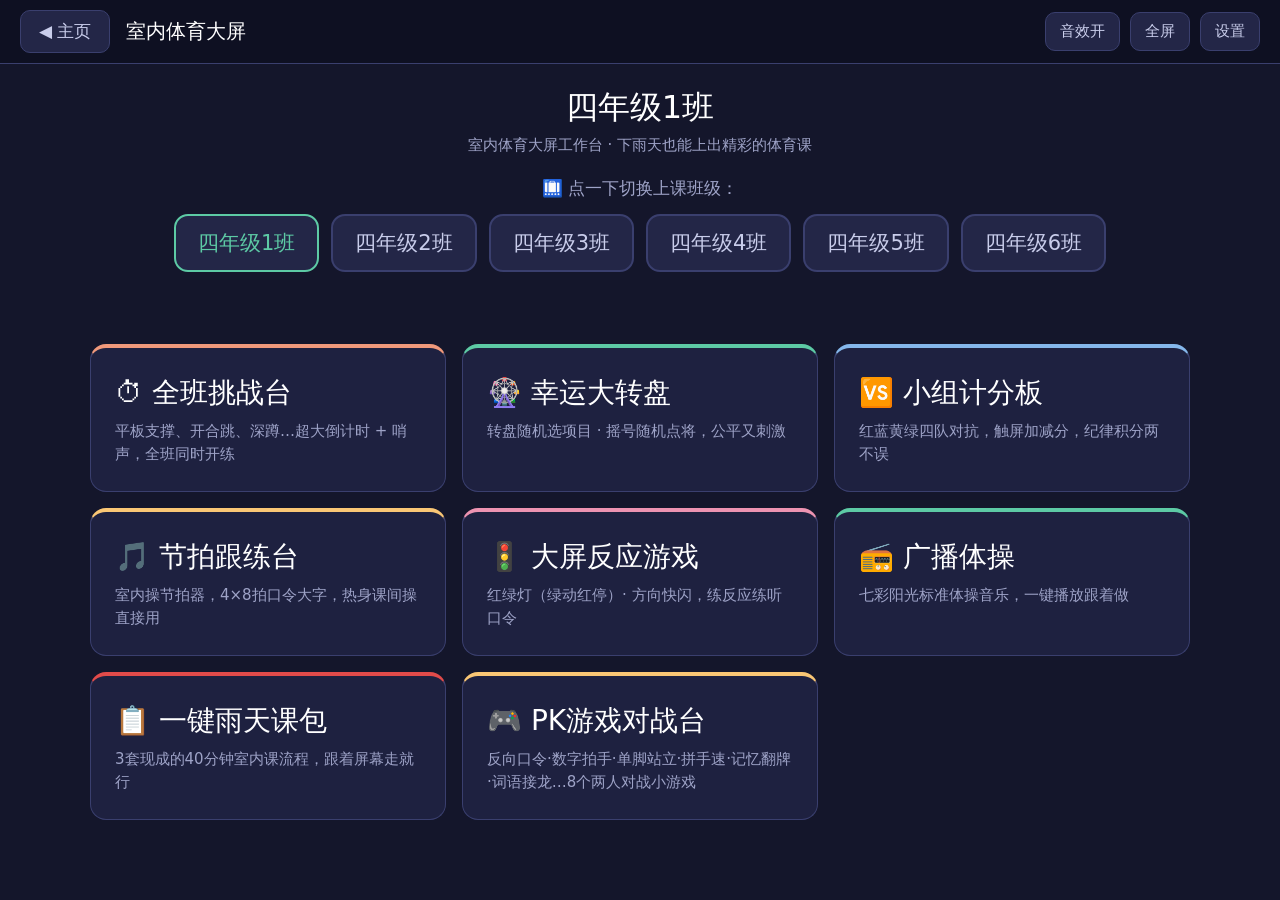
<file: class-workbench/index.html>
<!DOCTYPE html>
<html lang="zh-CN" data-page-node-id="n0qckyCl12Gj7KiBCBSAIF">
<head data-page-node-id="R19ZEjSlxZJnPQcQVdcWKJ">
<meta charset="UTF-8" data-page-node-id="9KHcvEE99Fv3wdVXnaiuDn">
<meta name="viewport" content="width=device-width, initial-scale=1.0, user-scalable=no" data-page-node-id="BPSE0e5wK86i39758QygiL">
<title>室内体育大屏工作台</title>
<style>
*{margin:0;padding:0;box-sizing:border-box;-webkit-tap-highlight-color:transparent;user-select:none;}
:root{
  --bg:#14162B;--card:#1E2140;--card2:#232647;--border:#3A3F6E;--deep:#0E1022;
  --text:#FFFFFF;--muted:#9EA3C7;--dim:#C9CDEB;
  --coral:#F0997B;--teal:#5DCAA5;--blue:#85B7EB;--pink:#ED93B1;--amber:#FAC775;--red:#E24B4A;--green:#4CAF6D;
}
html,body{height:100%;overflow:hidden;}
body{background:var(--bg);color:var(--text);font-family:"Microsoft YaHei","PingFang SC",system-ui,sans-serif;}
button{font-family:inherit;cursor:pointer;border:none;background:none;color:inherit;}
input,textarea{font-family:inherit;}
#topbar{position:fixed;top:0;left:0;right:0;height:64px;background:var(--deep);border-bottom:1px solid var(--border);display:flex;align-items:center;justify-content:space-between;padding:0 20px;z-index:100;}
#topbar .tb-left{display:flex;align-items:center;gap:16px;min-width:0;}
#btnHome{background:var(--card2);border:1px solid var(--border);border-radius:10px;color:var(--dim);font-size:17px;padding:9px 18px;}
#pageTitle{font-size:20px;font-weight:500;white-space:nowrap;overflow:hidden;text-overflow:ellipsis;}
.tb-right{display:flex;gap:10px;}
.tb-icon{background:var(--card2);border:1px solid var(--border);border-radius:10px;color:var(--dim);font-size:15px;padding:9px 14px;white-space:nowrap;}
.tb-icon.off{color:var(--muted);opacity:.6;}
.page{position:fixed;top:64px;left:0;right:0;bottom:0;display:none;flex-direction:column;overflow:auto;padding:22px;}
.page.active{display:flex;}
.page-pad{max-width:1100px;width:100%;margin:0 auto;}
.home-head{text-align:center;margin-bottom:20px;}
.home-head .cls{font-size:clamp(22px,3vw,32px);font-weight:500;}
.home-head .sub{color:var(--muted);font-size:15px;margin-top:6px;}
.cls-picker{display:flex;align-items:center;justify-content:center;gap:14px;flex-wrap:wrap;margin:2px 0 14px;}
.cp-label{color:var(--muted);font-size:17px;}
.cp-row{display:flex;gap:12px;flex-wrap:wrap;justify-content:center;}
.cp-btn{background:var(--card2);border:2px solid var(--border);border-radius:14px;color:var(--dim);font-size:21px;padding:13px 22px;display:inline-flex;align-items:center;justify-content:center;transition:transform .12s;}
.cp-btn:active{transform:scale(.96);opacity:.85;}
.cp-btn.sel{border-color:var(--teal);color:var(--teal);}
.cp-mini{background:var(--card2);border:1px solid var(--border);border-radius:10px;color:var(--teal);font-size:15px;padding:8px 18px;}
.cp-mini:active{opacity:.8;}
.home-grid{display:grid;grid-template-columns:repeat(auto-fit,minmax(280px,1fr));gap:16px;flex:1;align-content:center;}
.home-card{background:var(--card);border:1px solid var(--border);border-radius:16px;padding:26px 24px;display:flex;flex-direction:column;gap:8px;text-align:left;transition:transform .12s;}
.home-card:active{transform:scale(.97);}
.home-card .hc-name{font-size:clamp(20px,2.4vw,28px);font-weight:500;}
.home-card .hc-desc{color:var(--muted);font-size:15px;line-height:1.5;}
.home-card.c-coral{border-top:4px solid var(--coral);}
.home-card.c-teal{border-top:4px solid var(--teal);}
.home-card.c-blue{border-top:4px solid var(--blue);}
.home-card.c-pink{border-top:4px solid var(--pink);}
.home-card.c-amber{border-top:4px solid var(--amber);}
.home-card.c-red{border-top:4px solid var(--red);}
.sec-title{font-size:18px;color:var(--dim);margin:0 0 14px;font-weight:500;}
.chal-grid{display:grid;grid-template-columns:repeat(auto-fill,minmax(200px,1fr));gap:12px;}
.chal-item{background:var(--card);border:2px solid var(--border);border-radius:14px;padding:18px 16px;text-align:center;transition:border-color .15s;}
.chal-item .ci-name{font-size:20px;font-weight:500;}
.chal-item .ci-dur{color:var(--muted);font-size:14px;margin-top:6px;}
.chal-item .ci-tip{color:var(--muted);font-size:12px;margin-top:4px;line-height:1.4;}
.chal-item.sel{border-color:var(--coral);background:#2A2438;}
.dur-row{display:flex;gap:10px;flex-wrap:wrap;margin:18px 0;}
.dur-btn,.broad-btn{background:var(--card2);border:2px solid var(--border);border-radius:12px;color:var(--dim);font-size:18px;padding:12px 22px;}
.dur-btn.sel{border-color:var(--amber);color:var(--amber);}
.broad-btn.primary{background:var(--coral);border-color:var(--coral);color:#3A1E12;font-size:22px;font-weight:500;padding:16px 40px;}
.broad-btn.ghost{font-size:16px;padding:12px 26px;}
.broad-btn:active{opacity:.8;}
.chal-stage{flex:1;display:flex;flex-direction:column;align-items:center;justify-content:center;gap:18px;}
.stage-project{font-size:clamp(28px,4vw,46px);font-weight:500;}
.stage-time{font-size:clamp(110px,20vw,260px);font-weight:500;line-height:1;font-variant-numeric:tabular-nums;}
.stage-time.warn{color:var(--red);}
.stage-count{font-size:clamp(140px,26vw,320px);font-weight:500;line-height:1;}
.stage-bar{width:min(80%,640px);height:14px;background:var(--card2);border-radius:7px;overflow:hidden;}
.stage-bar .fill{height:100%;background:var(--coral);border-radius:7px;transition:width .3s linear;}
.stage-done{font-size:clamp(40px,7vw,80px);font-weight:500;color:var(--teal);}
.stage-tip{color:var(--muted);font-size:18px;}
.wheel-tabs{display:flex;gap:10px;margin-bottom:18px;}
.wheel-tab{background:var(--card2);border:2px solid var(--border);border-radius:12px;color:var(--muted);font-size:17px;padding:10px 24px;}
.wheel-tab.sel{border-color:var(--teal);color:var(--teal);}
.wheel-wrap{flex:1;display:flex;flex-direction:column;align-items:center;justify-content:center;gap:16px;}
#wheelBox{position:relative;width:min(56vh,86vw,520px);}
#wheelBox svg{width:100%;height:auto;display:block;}
#wheelG{transform-origin:150px 150px;}
.wheel-pointer{position:absolute;top:-6px;left:50%;transform:translateX(-50%);width:0;height:0;border-left:16px solid transparent;border-right:16px solid transparent;border-top:30px solid #fff;filter:drop-shadow(0 2px 2px rgba(0,0,0,.4));}
.wheel-result{min-height:90px;display:flex;flex-direction:column;align-items:center;gap:6px;}
.wheel-result .wr-label{color:var(--muted);font-size:17px;}
.wheel-result .wr-name{font-size:clamp(40px,7vw,72px);font-weight:500;color:var(--amber);}
.slot-face{background:var(--deep);border:2px solid var(--border);border-radius:20px;width:min(90vw,700px);height:200px;display:flex;align-items:center;justify-content:center;overflow:hidden;}
.slot-name{font-size:clamp(50px,9vw,96px);font-weight:500;color:var(--amber);white-space:nowrap;}
.slot-info{color:var(--muted);font-size:16px;}
.slot-picked{display:flex;flex-wrap:wrap;gap:8px;justify-content:center;max-width:900px;}
.picked-chip{background:var(--card2);border:1px solid var(--border);border-radius:999px;color:var(--dim);font-size:14px;padding:5px 14px;}
.picked-chip.done{color:var(--teal);border-color:var(--teal);}
.score-grid{display:grid;grid-template-columns:repeat(auto-fit,minmax(230px,1fr));gap:16px;flex:1;align-content:center;}
.team-card{background:var(--card);border:2px solid var(--border);border-radius:18px;padding:20px;display:flex;flex-direction:column;align-items:center;gap:12px;}
.team-card.t-red{border-color:#7A3535;}
.team-card.t-blue{border-color:#3A4E7A;}
.team-card.t-yellow{border-color:#7A6635;}
.team-card.t-green{border-color:#35704A;}
.team-card.lead{box-shadow:inset 0 0 0 2px currentColor;}
.team-name{font-size:20px;font-weight:500;color:var(--dim);}
.team-card.t-red .team-name{color:#F0997B;}
.team-card.t-blue .team-name{color:#85B7EB;}
.team-card.t-yellow .team-name{color:#FAC775;}
.team-card.t-green .team-name{color:#5DCAA5;}
.team-score{font-size:clamp(60px,8vw,110px);font-weight:500;line-height:1;font-variant-numeric:tabular-nums;}
.team-btns{display:flex;gap:10px;}
.tb-btn{width:72px;height:56px;border-radius:12px;background:var(--card2);border:1px solid var(--border);font-size:24px;color:var(--dim);}
.tb-btn.minus{color:var(--red);}
.tb-btn.plus{color:var(--teal);}
.beat-wrap{flex:1;display:flex;flex-direction:column;align-items:center;justify-content:center;gap:20px;}
.beat-eighth{color:var(--muted);font-size:clamp(18px,2.4vw,24px);}
.beat-eighth b{color:var(--amber);font-weight:500;}
.beat-num{font-size:clamp(120px,20vw,240px);font-weight:500;line-height:1;}
.beat-dots{display:flex;gap:14px;}
.bdot{width:20px;height:20px;border-radius:50%;background:var(--card2);border:1px solid var(--border);}
.bdot.on{background:var(--teal);border-color:var(--teal);}
.beat-ctrl{display:flex;gap:12px;flex-wrap:wrap;justify-content:center;align-items:center;}
.bpm-box{display:flex;align-items:center;gap:12px;background:var(--card);border:1px solid var(--border);border-radius:12px;padding:8px 16px;}
.bpm-box .bpm-val{font-size:26px;font-weight:500;min-width:74px;text-align:center;color:var(--amber);}
.bpm-box button{font-size:22px;color:var(--dim);background:var(--card2);border-radius:8px;width:44px;height:44px;}
.game-tabs{display:flex;gap:10px;margin-bottom:18px;}
.game-area{flex:1;display:flex;flex-direction:column;}
.tl-face{flex:1;min-height:340px;border-radius:20px;display:flex;flex-direction:column;align-items:center;justify-content:center;gap:10px;background:var(--card);border:2px solid var(--border);transition:background .25s;}
.tl-face.g{background:#1D5E3A;border-color:var(--teal);}
.tl-face.r{background:#6E2222;border-color:var(--red);}
.tl-word{font-size:clamp(80px,16vw,190px);font-weight:500;line-height:1;}
.tl-face.g .tl-word{color:#B8F2D6;}
.tl-face.r .tl-word{color:#F5C1C1;}
.tl-sub{font-size:20px;color:rgba(255,255,255,.85);}
.arrow-face{flex:1;min-height:340px;border-radius:20px;background:var(--deep);border:2px solid var(--border);display:flex;flex-direction:column;align-items:center;justify-content:center;gap:14px;}
.arrow-big{font-size:clamp(120px,22vw,260px);font-weight:500;line-height:1;color:var(--amber);}
.arrow-act{color:var(--muted);font-size:clamp(18px,2.4vw,26px);}
.speed-row{display:flex;gap:10px;flex-wrap:wrap;margin:14px 0;}
.speed-btn{background:var(--card2);border:2px solid var(--border);border-radius:12px;color:var(--muted);font-size:17px;padding:10px 20px;}
.speed-btn.sel{border-color:var(--pink);color:var(--pink);}
.plan-card{background:var(--card);border:1px solid var(--border);border-radius:16px;padding:22px 24px;margin-bottom:18px;}
.plan-head{display:flex;align-items:center;justify-content:space-between;flex-wrap:wrap;gap:10px;margin-bottom:14px;}
.plan-name{font-size:22px;font-weight:500;}
.plan-tag{border-radius:999px;font-size:13px;padding:5px 14px;}
.flow-list{display:flex;flex-direction:column;gap:0;}
.flow-step{display:flex;align-items:center;gap:14px;padding:12px 0;border-bottom:1px dashed var(--border);}
.flow-step:last-child{border-bottom:none;}
.flow-time{min-width:86px;text-align:center;background:var(--deep);border-radius:10px;padding:8px 6px;font-size:16px;color:var(--amber);font-variant-numeric:tabular-nums;}
.flow-body{flex:1;}
.flow-name{font-size:17px;font-weight:500;}
.flow-desc{color:var(--muted);font-size:14px;margin-top:3px;}
.flow-go{background:var(--card2);border:1px solid var(--border);border-radius:10px;color:var(--dim);font-size:14px;padding:8px 14px;white-space:nowrap;}
.modal-mask{position:fixed;inset:0;background:rgba(6,7,16,.72);z-index:200;display:none;align-items:center;justify-content:center;padding:20px;}
.modal-mask.show{display:flex;}
.modal{background:var(--card);border:1px solid var(--border);border-radius:18px;width:min(94vw,560px);max-height:86vh;overflow:auto;padding:26px;}
.modal h3{font-size:20px;margin-bottom:18px;font-weight:500;}
.form-row{margin-bottom:18px;}
.form-row label{display:block;color:var(--dim);font-size:15px;margin-bottom:8px;}
.form-row input[type=text],.form-row textarea{width:100%;background:var(--deep);border:1px solid var(--border);border-radius:10px;color:var(--text);font-size:16px;padding:12px 14px;user-select:text;}
.form-row textarea{height:180px;resize:vertical;line-height:1.7;}
.form-row .hint{color:var(--muted);font-size:13px;margin-top:6px;}
.modal-btns{display:flex;gap:12px;flex-wrap:wrap;margin-top:6px;}
.toast{position:fixed;left:50%;bottom:40px;transform:translateX(-50%);background:var(--card2);border:1px solid var(--border);color:var(--dim);border-radius:999px;font-size:16px;padding:12px 26px;z-index:300;display:none;}
.toast.show{display:block;}
.center-col{flex:1;display:flex;flex-direction:column;align-items:center;justify-content:center;gap:20px;}
/* ---------- PK 游戏对战台 ---------- */
#page-pk .page-pad{max-width:1400px;}
.pk-tabs{display:flex;gap:8px;flex-wrap:wrap;margin-bottom:12px;}
.pk-tabs .wheel-tab{font-size:14px;padding:7px 13px;}
.pk-head{background:var(--card);border:1px solid var(--border);border-radius:16px;padding:13px 18px;margin-bottom:0;display:flex;gap:16px;flex-wrap:wrap;align-items:flex-start;}
.pk-name{font-size:clamp(19px,2.3vw,26px);font-weight:500;}
.pk-cat{border-radius:999px;font-size:12px;padding:3px 12px;display:inline-block;}
.pk-rules{color:var(--dim);font-size:15px;line-height:1.7;flex:1;min-width:280px;}
.pk-rules b{color:var(--amber);font-weight:500;}
.pk-area{flex:1;display:flex;flex-direction:column;gap:12px;}
.pk-stage{flex:1;min-height:160px;border-radius:20px;background:var(--deep);border:2px solid var(--border);display:flex;flex-direction:column;align-items:center;justify-content:center;gap:8px;padding:14px;text-align:center;}
.pk-big{font-size:clamp(44px,10vw,130px);font-weight:500;line-height:1.1;color:var(--amber);}
.pk-big.grab{color:var(--red);animation:pkPulse .4s infinite alternate;}
@keyframes pkPulse{from{transform:scale(1);}to{transform:scale(1.14);}}
.pk-sub{color:var(--muted);font-size:clamp(14px,1.8vw,20px);}
.pk-row{display:flex;gap:10px;flex-wrap:wrap;justify-content:center;align-items:center;}
.pk-btn{background:var(--card2);border:2px solid var(--border);border-radius:12px;color:var(--dim);font-size:16px;padding:9px 18px;}
.pk-btn.sel{border-color:var(--pink);color:var(--pink);}
.pk-btn.win{border-color:var(--teal);color:var(--teal);}
.pk-btn.big{background:var(--coral);border-color:var(--coral);color:#3A1E12;font-size:19px;font-weight:500;padding:13px 30px;}
.pk-btn:active{opacity:.8;}
.pk-input{background:var(--deep);border:1px solid var(--border);border-radius:10px;color:var(--text);font-size:16px;padding:9px 14px;min-width:230px;user-select:text;}
.dual{display:grid;grid-template-columns:repeat(auto-fit,minmax(250px,1fr));gap:16px;flex:1;}
.dual-card{background:var(--card);border:2px solid var(--border);border-radius:18px;padding:22px;display:flex;flex-direction:column;align-items:center;justify-content:center;gap:16px;}
.dual-card.a{border-color:#7A3535;}
.dual-card.b{border-color:#3A4E7A;}
.dual-card.win{box-shadow:inset 0 0 0 3px var(--teal);}
.dual-team{font-size:clamp(19px,2.3vw,25px);font-weight:500;}
.dual-card.a .dual-team{color:var(--coral);}
.dual-card.b .dual-team{color:var(--blue);}
.dual-time{font-size:clamp(50px,8.5vw,104px);font-weight:500;line-height:1;font-variant-numeric:tabular-nums;}
.mem-score{display:flex;gap:26px;justify-content:center;align-items:center;flex-wrap:wrap;font-size:clamp(17px,2.2vw,24px);font-weight:500;}
.mem-score .s1{color:var(--coral);}
.mem-score .s2{color:var(--blue);}
.mem-grid{--ms:min(88vw,560px,46vh);display:grid;grid-template-columns:repeat(4,1fr);gap:10px;width:var(--ms);margin:0 auto;}
.mem-card{height:calc((var(--ms) - 30px)/4);border-radius:14px;background:var(--card2);border:2px solid var(--border);font-size:clamp(26px,5.5vw,52px);font-weight:600;display:flex;align-items:center;justify-content:center;color:var(--amber);transition:background .18s,border-color .18s,transform .12s;}
.mem-card:active{transform:scale(.95);}
.mem-card.a{border-color:#7A3535;}
.mem-card.b{border-color:#3A4E7A;}
.mem-card.back{background:var(--deep);color:transparent;}
.mem-card.back::after{content:'?';color:var(--muted);font-size:clamp(22px,4.5vw,42px);}
.mem-card.done{background:#1B3A2E;border-color:var(--teal);color:var(--teal);opacity:.7;}
.numtable{display:flex;flex-wrap:wrap;gap:6px;justify-content:center;padding:14px;background:var(--card);border:1px solid var(--border);border-radius:16px;}
.numtable span{width:42px;height:42px;border-radius:9px;background:var(--card2);border:1px solid var(--border);display:flex;align-items:center;justify-content:center;font-size:16px;color:var(--dim);font-variant-numeric:tabular-nums;}
.numtable span.hit{background:#5A2A2A;border-color:var(--amber);color:var(--amber);font-weight:600;}
.wc-cd{font-size:clamp(40px,7vw,92px);font-weight:500;line-height:1;color:var(--teal);font-variant-numeric:tabular-nums;}
.wc-cd.small{font-size:clamp(26px,5vw,56px);color:var(--red);}
.wc-words{display:flex;flex-wrap:wrap;gap:8px;justify-content:center;max-width:860px;margin:0 auto;}
.wc-words .picked-chip{font-size:16px;padding:7px 16px;}
</style>
</head>
<body data-page-node-id="dhE2ARuuQwGPNwC5fWzrZD">

<div id="topbar" data-page-node-id="YsijyjBbjhG9VPEUGCl8Hu">
  <div class="tb-left" data-page-node-id="EdPoNE5XzVu7huI05IOF17">
    <button id="btnHome" onclick="goHome()" data-page-node-id="dLkQflifYFS8fuvVhfVbwB">◀ 主页</button>
    <div id="pageTitle" data-page-node-id="sBKk8EZyzfNqE0JCEUjDNZ">室内体育大屏</div>
  </div>
  <div class="tb-right" data-page-node-id="hbxqiRSAJg0ZQfoZ0XYeNp">
    <button id="btnSound" class="tb-icon" onclick="toggleSound()" data-page-node-id="99bujTCKkhLJ6EdjS98G0z">音效开</button>
    <button id="btnFull" class="tb-icon" onclick="toggleFull()" data-page-node-id="AH9f9ZRlOSJ4JUoimHeGH1">全屏</button>
    <button id="btnSettings" class="tb-icon" onclick="openSettings()" data-page-node-id="vF3TaRJrFgQeIPdbnyCzZ4">设置</button>
  </div>
</div>

<div id="page-home" class="page active" data-page-node-id="iZYzQ6QG2eysoWSitJwnQ4">
  <div class="page-pad" style="display:flex;flex-direction:column;flex:1;" data-page-node-id="Gs85aYMm3CKVdMGkYCCb66">
    <div class="home-head" data-page-node-id="BpgOUvktmWbVBkUJDyIhNF">
      <div class="cls" id="homeClassName" data-page-node-id="RG5XVl0JZTljftocv3tKwT">四年级1班</div>
      <div class="sub" data-page-node-id="fIwdzvFidCXfauUpScIsYD">室内体育大屏工作台 · 下雨天也能上出精彩的体育课</div>
    </div>
    <div class="cls-picker" data-page-node-id="osLOiDaIPFXfvFrCz7SEQx">
      <div class="cp-label" data-page-node-id="7sVZOPATPmpjeuYn8BsrhV">🛄 点一下切换上课班级：</div>
      <div class="cp-row" id="clsRow" data-page-node-id="mUcxmi5J5WcGBARpPikE6n"></div>
    </div>
    <div class="home-grid" data-page-node-id="l6ACPzqvDCBtm2mtzKC13u">
      <button class="home-card c-coral" onclick="showPage('challenge')" data-page-node-id="blLctWG5FbHnYXDB4wxfBP">
        <div class="hc-name" data-page-node-id="EIYGIbQuO1LDIbhiT6BGjL">⏱ 全班挑战台</div>
        <div class="hc-desc" data-page-node-id="oyMGxq9yVSHmJPNcU7ANmT">平板支撑、开合跳、深蹲…超大倒计时 + 哨声，全班同时开练</div>
      </button>
      <button class="home-card c-teal" onclick="showPage('wheel')" data-page-node-id="RupTEq8MEVgSMBuVWkVqaR">
        <div class="hc-name" data-page-node-id="NXosJp16eTliy8GWMvb78d">🎡 幸运大转盘</div>
        <div class="hc-desc" data-page-node-id="hoz1saKPTyARxs3CWuvi4p">转盘随机选项目 · 摇号随机点将，公平又刺激</div>
      </button>
      <button class="home-card c-blue" onclick="showPage('score')" data-page-node-id="nEWjdlpECzkphDsvZP0fm4">
        <div class="hc-name" data-page-node-id="gEKrWkIgri8H2pHVde6neS">🆚 小组计分板</div>
        <div class="hc-desc" data-page-node-id="HyFo1U3uYndv98qIyLdWbe">红蓝黄绿四队对抗，触屏加减分，纪律积分两不误</div>
      </button>
      <button class="home-card c-amber" onclick="showPage('beat')" data-page-node-id="IEOILtobE5goiV2haPmW7H">
        <div class="hc-name" data-page-node-id="5DQdyAxv9zniEpgUqrBmzU">🎵 节拍跟练台</div>
        <div class="hc-desc" data-page-node-id="I3PEpW1r6O2dKWkLghRHja">室内操节拍器，4×8拍口令大字，热身课间操直接用</div>
      </button>
      <button class="home-card c-pink" onclick="showPage('game')" data-page-node-id="QsEOFIFZfivUid5x3iMmLR">
        <div class="hc-name" data-page-node-id="pOY64V2aAzCamJ9AsNr0G9">🚦 大屏反应游戏</div>
        <div class="hc-desc" data-page-node-id="kvuYgc0fnh9VgrWC89IXNE">红绿灯（绿动红停）· 方向快闪，练反应练听口令</div>
      </button>
      <button class="home-card c-teal" onclick="showPage('radio')" data-page-node-id="homeRadio001">
        <div class="hc-name" data-page-node-id="homeRadioName001">📻 广播体操</div>
        <div class="hc-desc" data-page-node-id="homeRadioDesc001">七彩阳光标准体操音乐，一键播放跟着做</div>
      </button>
      <button class="home-card c-red" onclick="showPage('plan')" data-page-node-id="LbrFCyu2dim6MlBTuRZyj6">
        <div class="hc-name" data-page-node-id="mHLysK1bBXJq2uuppAjP46">📋 一键雨天课包</div>
        <div class="hc-desc" data-page-node-id="PEPOENPgZS6adJBrcrm7HS">3套现成的40分钟室内课流程，跟着屏幕走就行</div>
      </button>
      <button class="home-card c-amber" onclick="showPage('pk')" data-page-node-id="homePk001">
        <div class="hc-name" data-page-node-id="homePkName001">🎮 PK游戏对战台</div>
        <div class="hc-desc" data-page-node-id="homePkDesc001">反向口令·数字拍手·单脚站立·拼手速·记忆翻牌·词语接龙…8个两人对战小游戏</div>
      </button>
    </div>
  </div>
</div>

<div id="page-challenge" class="page" data-page-node-id="FD5S5pS5VCl4Y6FdIHMVlG">
  <div class="page-pad" style="display:flex;flex-direction:column;flex:1;" data-page-node-id="a8B4kQK2DjiK4d5PN1ACaa">
    <div id="chalPick" data-page-node-id="2u4CDmGn1hZLDsd4dFTABY">
      <div class="sec-title" data-page-node-id="bemK4xo0OpRI8gC9RGdHdt">① 选一个挑战项目</div>
      <div class="chal-grid" id="chalGrid" data-page-node-id="dMNLrBDxgexPvN7IrAlAa1"></div>
      <div class="sec-title" style="margin-top:22px;" data-page-node-id="U5Pt7yXBojpXTddfAkYdMU">② 选时长（秒）</div>
      <div class="dur-row" id="durRow" data-page-node-id="8pPIc0yEWpj0Rx5PsP2F5m"></div>
      <div style="text-align:center;padding:10px 0 30px;" data-page-node-id="OGORPlgmLptjVXMwYJDN9Z">
        <button class="broad-btn primary" onclick="startChallenge()" data-page-node-id="u4WQ7H2JyF1gB2H79D0i6s">开始挑战</button>
      </div>
    </div>
    <div id="chalStage" class="chal-stage" style="display:none;" data-page-node-id="mSDa9XBtVhgED52v8kf0KF">
      <div class="stage-project" id="stgProject" data-page-node-id="hhLovd3EXtBGJwrHWRRY3y">平板支撑</div>
      <div class="stage-time" id="stgTime" data-page-node-id="j1kEr4WBj7Iqt76r79Ty6D">01:00</div>
      <div class="stage-bar" data-page-node-id="gCEFrI5gyIwHEft6BPyxiY"><div class="fill" id="stgFill" style="width:100%" data-page-node-id="vxYSW09dNIWghF5aDeOUy7"></div></div>
      <div class="stage-tip" id="stgTip" data-page-node-id="e9cEAd72f4kZrUHNHUXEfg">坚持住！动作标准最重要</div>
      <button class="broad-btn ghost" onclick="stopChallenge()" data-page-node-id="AjvjRNVZ4G8dTvbvMxWWLq">结束本次</button>
    </div>
    <div id="chalCount" class="chal-stage" style="display:none;" data-page-node-id="2hlHny5MRqdlrCtTrZoFA9">
      <div class="stage-tip" data-page-node-id="rhaMxpUK33Gq45z4iXVFj2">准备——</div>
      <div class="stage-count" id="cntNum" data-page-node-id="EwEGlwi3sj5Ug355oF4oSI">3</div>
    </div>
    <div id="chalDone" class="chal-stage" style="display:none;" data-page-node-id="6Ciof7bV0OeTQ1dr5wZW4l">
      <div class="stage-done" data-page-node-id="x6Cob99SNafXe0bWIARf1e">挑战完成！</div>
      <div class="stage-tip" id="doneTip" data-page-node-id="zHkwBGhRjhEi1wAims9H9m">全班都很棒</div>
      <div style="display:flex;gap:14px;flex-wrap:wrap;justify-content:center;" data-page-node-id="EgthKlpgTQvsvXYNKMnj4J">
        <button class="broad-btn primary" onclick="startChallenge()" data-page-node-id="NJFB7HEUjndj1aeaLKe5SF">再来一次</button>
        <button class="broad-btn ghost" onclick="backToPick()" data-page-node-id="DTd4fEbn4ebcgAhxScwuA3">换个项目</button>
      </div>
    </div>
  </div>
</div>

<div id="page-wheel" class="page" data-page-node-id="envFXVNvDKN7FFimf64YwO">
  <div class="page-pad" style="display:flex;flex-direction:column;flex:1;" data-page-node-id="eGpAbxFkKlosyaUPjIUtHh">
    <div class="wheel-tabs" data-page-node-id="9BApqatABliikKDrnpDmKH">
      <button class="wheel-tab sel" id="wtProj" onclick="wheelMode('proj')" data-page-node-id="FnmLLTlKg9lAzTHWifaDuU">🎡 转项目</button>
      <button class="wheel-tab" id="wtGame" onclick="wheelMode('game')" data-page-node-id="wtGame001">🎮 转游戏</button>
      <button class="wheel-tab" id="wtName" onclick="wheelMode('name')" data-page-node-id="XivGPfVEc7Rab6SrBGEK8F">🎯 随机点将</button>
    </div>
    <div id="wheelProjView" class="wheel-wrap" data-page-node-id="0wmeaJj5hhLT9LJSVjNPlE">
      <div id="wheelBox" data-page-node-id="5GFAH0OneZYNviEBx12pR8">
        <div class="wheel-pointer" data-page-node-id="aBuIWuBwicWI1ZK0DkEhWq"></div>
        <svg viewBox="0 0 300 300" data-page-node-id="WQOyHexS3f7m6N6XuTGaDK">
          <circle cx="150" cy="150" r="148" fill="#0E1022" data-page-node-id="OqnrVO4u4wPMIVxUPNzwbX"/>
          <g id="wheelG" data-page-node-id="5COJD8AjnszhywxchuBxsI"></g>
          <circle cx="150" cy="150" r="22" fill="#14162B" stroke="#3A3F6E" stroke-width="1.5" data-page-node-id="Rrhay5SXJFCuRnDaDRmQMH"/>
        </svg>
      </div>
      <div class="wheel-result" data-page-node-id="RffUQrTAnMkg48UWR4HPtI">
        <div class="wr-label" id="wrLabel" data-page-node-id="s5cuc8FA3omvWEXMe0Be70">点击下方按钮，转出今天的挑战</div>
        <div class="wr-name" id="wrName" data-page-node-id="KLP4EUPwfspYjrdjo6wmYp">？</div>
      </div>
      <button class="broad-btn primary" id="spinBtn" onclick="spinWheel()" data-page-node-id="9MnFhMLnD5enD8Il94kCSh">转！</button>
      <div id="wheelAction" style="display:none;" data-page-node-id="LB1Cip8TBkUU84GX3QQKml">
        <button class="broad-btn primary" id="waGo" onclick="wheelActionGo()" data-page-node-id="FnW1xKqXZZ8C971kVIQ1Wc">▶ 开始挑战</button>
      </div>
      <div id="waDurRow" style="display:none;flex-direction:column;align-items:center;gap:10px;" data-page-node-id="DhFCJxby0NSKozbQnQt5tv">
        <div class="slot-info" data-page-node-id="jtwqZO4I1EAxzvaAaEwdFr">选一个时长，马上开始 ⬇</div>
        <div class="dur-row" style="margin:0;justify-content:center;" data-page-node-id="kDDaHggDiGgS954K6spmrp">
          <button class="dur-btn" style="font-size:24px;padding:16px 34px;" onclick="wheelGo(30)" data-page-node-id="YCJ9QQ4YzAOkpEoVXg0UiI">30秒</button>
          <button class="dur-btn" style="font-size:24px;padding:16px 34px;" onclick="wheelGo(60)" data-page-node-id="Hd6TNZ0dNL76g9lR7PEYhb">60秒</button>
          <button class="dur-btn" style="font-size:24px;padding:16px 34px;" onclick="wheelGo(120)" data-page-node-id="HYeK2byc7T0CGRI2exsJXU">120秒</button>
        </div>
      </div>
    </div>
    <div id="wheelNameView" class="wheel-wrap" style="display:none;" data-page-node-id="bItJ0qBASIdo2OhWKsQth8">
      <div class="slot-info" id="slotInfo" data-page-node-id="7vzsHeNlflMX6U46aICOER">回主页点班级按钮选班级，名单就自动加载</div>
      <div class="slot-face" data-page-node-id="1vnChWhaAibK8TW7DFoOAO"><div class="slot-name" id="slotName" data-page-node-id="wVHOqPudSefbAPWyK9GTE1">？</div></div>
      <div style="display:flex;gap:14px;flex-wrap:wrap;justify-content:center;" data-page-node-id="MQbvuxO0JCkyaksgw0RDtq">
        <button class="broad-btn primary" onclick="spinName()" data-page-node-id="2ikRSuhI61HKurxDaafuTN">点将！</button>
        <button class="broad-btn ghost" onclick="resetPicked()" data-page-node-id="afXOeQmrTLuXuPqrvayPGk">重置点名</button>
      </div>
      <div class="slot-info" data-page-node-id="jOdU0jySa6GA6BCZfyQgVu">
        <label style="cursor:pointer;" data-page-node-id="qgoOP5ULqhLXAG82DtEbYB"><input type="checkbox" id="noRepeat" checked style="width:18px;height:18px;vertical-align:-3px;" data-page-node-id="auGXfhPlexxa93FDthSwy4"> 不重复点人（点完全班自动重来）</label>
      </div>
      <div class="slot-picked" id="pickedChips" data-page-node-id="uaxH0x0yxVC9RFKlH120gd"></div>
    </div>
  </div>
</div>

<div id="page-score" class="page" data-page-node-id="teEcseBz8ypv1MLmOH7B42">
  <div class="page-pad" style="display:flex;flex-direction:column;flex:1;" data-page-node-id="ixCzqAVDlylEFeIJ6yoXpH">
    <div class="sec-title" style="text-align:center;" data-page-node-id="R15MXti3G6yXEWSYxhAp4k">点击队名可改名 · 点击分数可直接输入 · 数据自动保存</div>
    <div class="score-grid" id="scoreGrid" data-page-node-id="rZy6KA29ZaxIb4A5cvbWqf"></div>
    <div style="text-align:center;padding:16px 0 8px;" data-page-node-id="RBAtXWZ9pQXunchp0xmoAx">
      <button class="broad-btn ghost" onclick="resetScores()" data-page-node-id="MKAso79vDdPTvWcskwWTTZ">全部清零</button>
    </div>
  </div>
</div>

<div id="page-beat" class="page" data-page-node-id="nbxisVzhOBnrH5qTStTVAm">
  <div class="page-pad" style="display:flex;flex-direction:column;flex:1;" data-page-node-id="7piP2cpPdOUwk1jG01NUFj">
    <div class="sec-title" style="display:flex;align-items:center;gap:12px;flex-wrap:wrap;margin-bottom:18px;" data-page-node-id="ljCltmU7wq2yfik1ixwuJz">
      <span data-page-node-id="UqHqmlCtXZ4UolrJvBDS3S">🎵 体操音乐（跟着练）：</span>
      <button class="broad-btn ghost" id="bgmQicai" onclick="playRadio(RADIO_BGM,'bgmQicai')" data-page-node-id="uRKEesMykNuqikByQW7WNR">七彩阳光（标准体操）</button>
      <button class="broad-btn ghost" id="bgmFeng" onclick="playRadio(GAME_BGM,'bgmFeng')" data-page-node-id="YJ1DxrZPyJ088KXt2lWWCE">风吹一夏（DJ版）</button>
      <button class="broad-btn ghost" onclick="stopRadio()" data-page-node-id="y7sBf0nu3WTq8wKrYRkgqe">⏹ 停止</button>
    </div>
    <div class="beat-wrap" data-page-node-id="ofmaHACk7QHqVbGFbVtPIQ">
      <div class="beat-eighth" id="beatEighth" data-page-node-id="ew80cDpsuodfj0o41OiQlR">第 <b data-page-node-id="05KsYPP8Erq9QLrMg9voEj">1</b> 个 8 拍</div>
      <div class="beat-num" id="beatNum" data-page-node-id="mjUgYP9qNaArEguC3uGfYR">1</div>
      <div class="beat-dots" id="beatDots" data-page-node-id="Y2laPEN8XXoBBRx4yjBPvA"></div>
      <div class="beat-ctrl" data-page-node-id="5lkgvSiOL3RjPgPhpBwblE">
        <button class="broad-btn primary" id="beatBtn" onclick="toggleBeat()" data-page-node-id="sPjmFgvmD9w656s66yg7bn">开始</button>
        <div class="bpm-box" data-page-node-id="101dKL8uGmGZEQZLzJ6VzB">
          <button onclick="stepBpm(-5)" data-page-node-id="Q3iI29vGa45RPL88HJjuiV">−</button>
          <div data-page-node-id="2vjJrUCEB1D2G90dtKE90S"><div class="bpm-val" id="bpmVal" data-page-node-id="0GEwc5U4TDvjQUmDFuqsM3">100</div><div style="color:var(--muted);font-size:12px;text-align:center;" data-page-node-id="G01edPc3COpb7USmBdR5P6">BPM</div></div>
          <button onclick="stepBpm(5)" data-page-node-id="IJvnPTzFELRCKOsQ0m8axs">＋</button>
        </div>
        <button class="broad-btn ghost" onclick="setBpm(80)" data-page-node-id="tRy19FOFamF7YggwdkKs16">慢 80</button>
        <button class="broad-btn ghost" onclick="setBpm(100)" data-page-node-id="JULHjEWnuo1BG04uwDcp3h">中 100</button>
        <button class="broad-btn ghost" onclick="setBpm(120)" data-page-node-id="IxJkkpWV4gLw5rm73UPgbV">快 120</button>
      </div>
      <div class="stage-tip" data-page-node-id="xeIJ21ZTLuCR8ozJd1ebUn">每个 8 拍的第 1 拍是重音 · 跟着大字数拍做动作</div>
    </div>
  </div>
</div>

</div>


<div id="page-radio" class="page" data-page-node-id="radioPage001">
  <div class="page-pad" style="display:flex;flex-direction:column;flex:1;" data-page-node-id="radioPad001">
    <div class="sec-title" style="display:flex;align-items:center;gap:12px;flex-wrap:wrap;margin-bottom:18px;" data-page-node-id="radioTitle001">
      <span data-page-node-id="radioSpan001">📻 广播体操音乐（跟着做）：</span>
    </div>
    <div class="center-col">
      <button class="broad-btn primary" id="bgmRadioQicai" onclick="playRadio(RADIO_BGM,'bgmRadioQicai')" style="font-size:28px;padding:28px 50px;">▶ 七彩阳光（标准广播体操）</button>
      <button class="broad-btn ghost" onclick="stopRadio()" style="font-size:22px;padding:18px 40px;margin-top:18px;">⏹ 停止</button>
    </div>
    <div class="stage-tip" style="margin-top:24px;">第一节：伸展运动 · 第二节：扩胸运动 · 跟着音乐节奏做，动作要到位</div>
  </div>
</div>


<div id="page-game" class="page" data-page-node-id="xmjVBMtEUuzd1HVeCqwJtE">
  <div class="page-pad" style="display:flex;flex-direction:column;flex:1;" data-page-node-id="Y82aSL0Si8C3KtqA4wGu2L">
    <div class="game-tabs" data-page-node-id="SrREzHyqY6qHK0s1A04NyT">
      <button class="wheel-tab sel" id="gtTL" onclick="gameTab('tl')" data-page-node-id="OLiD3zBjrBBKqgn9uOCiTy">🚦 红绿灯</button>
      <button class="wheel-tab" id="gtArrow" onclick="gameTab('arrow')" data-page-node-id="TBIwOVVAMU2i7ZJzx1YykJ">➡️ 方向快闪</button>
      <button class="wheel-tab" id="gtMusic" onclick="toggleGameMusic()" title="背景音乐开关" style="margin-left:auto;font-size:15px;padding:8px 16px;">🎵 配乐:开</button>
    </div>
    <div id="gameTL" class="game-area" data-page-node-id="sF2pXw6nBBneBpjChXf3B9">
      <div class="tl-face" id="tlFace" data-page-node-id="KMmG4kSFCHWmBhmaBcHO6v">
        <div class="tl-word" id="tlWord" data-page-node-id="w1EgRHuksvSvw1FKwnzv0E">红绿灯</div>
        <div class="tl-sub" id="tlSub" data-page-node-id="1gZcMtgbpj9QXiraJEcQZM">绿=动（原地跑/开合跳） 红=马上定住！</div>
      </div>
      <div style="display:flex;gap:12px;flex-wrap:wrap;justify-content:center;padding-top:14px;" data-page-node-id="ShhYJfhCGMFwEQfN7XHnM5">
        <button class="broad-btn primary" id="tlBtn" onclick="toggleTL()" data-page-node-id="AKWgkDyCegsYfWN8B2UkmG">开始游戏</button>
        <button class="broad-btn ghost" id="tlModeBtn" onclick="toggleTLMode()" data-page-node-id="1ORGxh4kS0FcpJeV6WkKXB">模式：自动</button>
        <button class="broad-btn ghost" onclick="manualTL()" id="tlManualBtn" style="display:none;" data-page-node-id="SDlTQqEyDF1cPhjYc3p7PT">变！</button>
      </div>
    </div>
    <div id="gameArrow" class="game-area" style="display:none;" data-page-node-id="1zGCUw2JHu0gWvC1PBQBez">
      <div class="arrow-face" data-page-node-id="HplpKkA31M0o2GQAd8n6Wb">
        <div class="arrow-big" id="arrowBig" data-page-node-id="Zn1qbLgp4q56WfRay0iHLC">↑</div>
        <div class="arrow-act" id="arrowAct" data-page-node-id="3ScoHBICXyAOIYc15AMZYo">上 = 原地纵跳 · 下 = 快速下蹲 · 左/右 = 向侧单脚跳</div>
      </div>
      <div class="speed-row" data-page-node-id="cuTijMUPanRfZy0Dbx0BAh">
        <button class="speed-btn" data-ms="3000" onclick="pickSpeed(this)" data-page-node-id="ZdcpraItIyG7zMAD4p8NU6">慢速 3秒</button>
        <button class="speed-btn sel" data-ms="2000" onclick="pickSpeed(this)" data-page-node-id="PdycsopMikeW1bfUVfDdhx">中速 2秒</button>
        <button class="speed-btn" data-ms="1300" onclick="pickSpeed(this)" data-page-node-id="dQ0GAqeESEMBfmahJVG9hF">快速 1.3秒</button>
        <button class="speed-btn" data-ms="900" onclick="pickSpeed(this)" data-page-node-id="pdb7kgnxDXTBhblhvwsGFR">魔鬼 0.9秒</button>
      </div>
      <div style="text-align:center;padding-bottom:10px;" data-page-node-id="HMSgpBs7OvEFrWsw4CAJ7J">
        <button class="broad-btn primary" id="arrowBtn" onclick="toggleArrow()" data-page-node-id="QouZKfIDeCcjxivMeVahN9">开始游戏</button>
      </div>
    </div>
  </div>
</div>

<div id="page-pk" class="page" data-page-node-id="pkPage001">
  <div class="page-pad" style="display:flex;flex-direction:column;flex:1;" data-page-node-id="pkPad001">
    <div class="pk-tabs" id="pkTabs" data-page-node-id="pkTabs001"></div>
    <div class="pk-head" data-page-node-id="pkHead001">
      <div style="display:flex;flex-direction:column;gap:8px;" data-page-node-id="pkHeadL001">
        <div class="pk-name" id="pkName" data-page-node-id="pkName001">听指令反向PK</div>
        <div><span class="pk-cat" id="pkCat" data-page-node-id="pkCat001">反应类</span></div>
      </div>
      <div class="pk-rules" id="pkRules" data-page-node-id="pkRules001"></div>
    </div>
    <div class="pk-area" id="pkArea" data-page-node-id="pkArea001"></div>
    <div style="height:16px;" data-page-node-id="pkFoot001"></div>
  </div>
</div>

<div id="page-plan" class="page" data-page-node-id="IMiaCSJmHdWj6LHuobuZIB">
  <div class="page-pad" data-page-node-id="vTC8kof5UUlpJNB4KdqVVI">
    <div class="sec-title" data-page-node-id="1GX5cftIUrUD9aNkHiT0fM">下雨天不用愁 · 三套现成方案，点「前往」直达对应工具</div>

    <div class="plan-card" data-page-node-id="auK4uQHrAkrEWaLp4Se2ZD">
      <div class="plan-head" data-page-node-id="KzlijlKsiWYtKfwFXXTMic">
        <div class="plan-name" data-page-node-id="fdDhxKa3oxYwNWWMlDxN01">课包一 · 经典素质课</div>
        <div class="plan-tag" style="background:#2A2438;color:var(--coral);" data-page-node-id="t9DM7xJOwpjsDs6Gti5shV">适合：全班整齐练素质</div>
      </div>
      <div class="flow-list" data-page-node-id="rKx6fxa5aSRm0f332nosbd">
        <div class="flow-step" data-page-node-id="nhHpqtv2j9JhcvXtq8UWDR"><div class="flow-time" data-page-node-id="QFAAddQAfEM6S2hEEEv1jD">5 分钟</div><div class="flow-body" data-page-node-id="oyZneIvml97rHeu5wEG620"><div class="flow-name" data-page-node-id="YMk13p6lOKSOvm54OrKCoV">热身 · 节拍跟练</div><div class="flow-desc" data-page-node-id="M8OAiiKOmKpnBZ5xLUVZER">100 BPM 原地踏步摆臂，2个8拍换一个动作（踏步→开合→弓步走）</div></div><button class="flow-go" onclick="showPage('beat')" data-page-node-id="bcSBI9xoU46AYDopB0l1OF">前往</button></div>
        <div class="flow-step" data-page-node-id="VIZSDnaxDamb23VFsNxfEw"><div class="flow-time" data-page-node-id="t8aZtFt6Py0Q6JXNfdP97j">8 分钟</div><div class="flow-body" data-page-node-id="Bm1hCK6e3o3jTSXSn2UzZJ"><div class="flow-name" data-page-node-id="c0r6P9OlxCEhhxJnQWNN1U">红绿灯反应游戏</div><div class="flow-desc" data-page-node-id="AzDUXU8usGDwdaJ9PrT2Ln">绿动红停，练反应练纪律，犯规的下场当裁判</div></div><button class="flow-go" onclick="showPage('game')" data-page-node-id="rfxavdrntiPfchUKwwyNnh">前往</button></div>
        <div class="flow-step" data-page-node-id="Eq7NBC4VCjI6mHX2McZNOh"><div class="flow-time" data-page-node-id="XUnZV7roT8s9pJbbgWLjZK">15 分钟</div><div class="flow-body" data-page-node-id="tqASevptOA1qAkozFTNKYw"><div class="flow-name" data-page-node-id="qnD2UDnVRIU8zDxBcCYtMP">挑战台素质循环</div><div class="flow-desc" data-page-node-id="HYttz4tYrbH0Qz0gVNmpkj">开合跳30秒×3组、深蹲45秒×3组、平板支撑60秒×2组，组间休息30秒</div></div><button class="flow-go" onclick="showPage('challenge')" data-page-node-id="B8R9kNbE0qKGVyU7k9jYbY">前往</button></div>
        <div class="flow-step" data-page-node-id="Fa7WvooqMDyiDNp5eDwVz3"><div class="flow-time" data-page-node-id="vvim4Awsjl7eyl80CsP2Q6">8 分钟</div><div class="flow-body" data-page-node-id="YzbUhFV8HqmISM0NquhHJe"><div class="flow-name" data-page-node-id="7v8jaXprPem9caN55J15Z5">方向快闪</div><div class="flow-desc" data-page-node-id="qSul84G2qtDKHSXz5GwipD">从慢速开始玩到快速，最后1分钟魔鬼模式，全班沸腾</div></div><button class="flow-go" onclick="showPage('game')" data-page-node-id="L8yWzE6yFj0G0CKLHZbgA1">前往</button></div>
        <div class="flow-step" data-page-node-id="SDN58ShAEKoZDGpYSJ9ttO"><div class="flow-time" data-page-node-id="XMzb2olOcwAhuEgAMpXRj3">4 分钟</div><div class="flow-body" data-page-node-id="zG2HRttDzDPbsUNGHrPqCo"><div class="flow-name" data-page-node-id="ygDnkbF83aSWE8O62Ei8Hm">放松拉伸</div><div class="flow-desc" data-page-node-id="y3zRlmDCBfrAbUjuZ5MR3F">坐姿体前屈、大腿前侧拉伸、深呼吸，跟着节拍台慢速80做</div></div><button class="flow-go" onclick="showPage('beat')" data-page-node-id="4Z8D4ItoLyTyGyJ0bwLT46">前往</button></div>
      </div>
    </div>

    <div class="plan-card" data-page-node-id="9F1wxfVxCvSoRYgRXIAiUQ">
      <div class="plan-head" data-page-node-id="9nHf0TVnrw34CHIwwqYBhs">
        <div class="plan-name" data-page-node-id="GH59iHu4kZJ39nMQ8UMePO">课包二 · 小组竞技课</div>
        <div class="plan-tag" style="background:#1B3A4A;color:var(--blue);" data-page-node-id="kXmrerXmCDELI84aE73LBM">适合：想炒热气氛</div>
      </div>
      <div class="flow-list" data-page-node-id="pxrenpeVVh3mDTF7mW0BEH">
        <div class="flow-step" data-page-node-id="pqo0pLaRqvBbUNfNJKDJHg"><div class="flow-time" data-page-node-id="N48EgFQg6bF2pv1BOBFgME">5 分钟</div><div class="flow-body" data-page-node-id="ySVKGkBoMGHtwfGzoxSjl3"><div class="flow-name" data-page-node-id="K8fBZnXE8ihibdHBCi3gvM">分组 + 计分板开台</div><div class="flow-desc" data-page-node-id="7YxB5kadHSz3kBKU8mLTg7">按座位分四队，打开计分板，宣布规则：赢的队加分，违纪扣分</div></div><button class="flow-go" onclick="showPage('score')" data-page-node-id="8LHQLhNPjGQZnguFPnCVxu">前往</button></div>
        <div class="flow-step" data-page-node-id="0kWqaENJUvZ4VKcrvFMbFS"><div class="flow-time" data-page-node-id="kh5t8QGsWOZGIH1OHKBl7S">5 分钟</div><div class="flow-body" data-page-node-id="aSYC20xoMVqaeKwWQvcNGz"><div class="flow-name" data-page-node-id="DlGtKcAwqyx35LMtBjvvSS">热身 · 节拍跟练</div><div class="flow-desc" data-page-node-id="iqNOqwoRV3GFIUSKXB7fYP">120 BPM 快节奏热身，跟不上的队扣1分</div></div><button class="flow-go" onclick="showPage('beat')" data-page-node-id="AslWNrF0qrvTGuIrw9BIIz">前往</button></div>
        <div class="flow-step" data-page-node-id="uhSDDxG7SjUZNIE0QQSRVn"><div class="flow-time" data-page-node-id="d0t7TcXY8YJhfzyrmJ6i77">20 分钟</div><div class="flow-body" data-page-node-id="gARorhFsgHCQ3RKS6EjaQI"><div class="flow-name" data-page-node-id="XW0OfIJlChQhqeYrYJKvIv">大转盘 + 挑战台对抗</div><div class="flow-desc" data-page-node-id="cmalTYDrcb6DtrS9KG2qSk">转盘选出项目 → 每队派代表上台挑战 → 按坚持时长给全队加分</div></div><button class="flow-go" onclick="showPage('wheel')" data-page-node-id="57Pw8HDOv37FnC8CBaCSyw">前往</button></div>
        <div class="flow-step" data-page-node-id="uusWiwUjx0zkhK66qWoMYx"><div class="flow-time" data-page-node-id="LByrsUXgQc5wy5jECSZVtA">6 分钟</div><div class="flow-body" data-page-node-id="yLX5B78yNdT8QLNjz0c7Db"><div class="flow-name" data-page-node-id="NwZGb2k5mwBEfokFluUami">随机点将 · 知识问答</div><div class="flow-desc" data-page-node-id="hMDNcB4IvuDroAeI3vn5qO">摇号点将答体育健康小知识，答对+2分（题你来出：如"蹲起时膝盖能不能超脚尖"）</div></div><button class="flow-go" onclick="showPage('wheel')" data-page-node-id="C1zTX8AHQxwQ5c3lmDdNh9">前往</button></div>
        <div class="flow-step" data-page-node-id="FpDQrpw83x6WYuOpNUl9yO"><div class="flow-time" data-page-node-id="Wa7O2Ak08anP5q4tBNCTVx">4 分钟</div><div class="flow-body" data-page-node-id="INkh63kbY6VkGnbXadazut"><div class="flow-name" data-page-node-id="wlp0tZJnJZgS0TKfWW4qvp">宣布冠军 + 放松</div><div class="flow-desc" data-page-node-id="dTCABSRzQD2hVXrPVH3Zso">冠军队起立接受欢呼，全班拉伸放松收尾</div></div><button class="flow-go" onclick="showPage('score')" data-page-node-id="AQeWjGEHRTrhoKWMrAUUVu">前往</button></div>
      </div>
    </div>

    <div class="plan-card" data-page-node-id="LMA2Fjv5Al8w5yLYEbuGEU">
      <div class="plan-head" data-page-node-id="KRvuRTH8TevbfGDAwsG7k4">
        <div class="plan-name" data-page-node-id="UXh3U8biL4R6RmVqT6l6z2">课包三 · 静悄悄素质课</div>
        <div class="plan-tag" style="background:#1B3A2E;color:var(--teal);" data-page-node-id="M2pGKOlOajSXVxdEnaDz7N">适合：隔壁班考试/楼层限制</div>
      </div>
      <div class="flow-list" data-page-node-id="ATleLlRFrWsTHYd0Ve2RSz">
        <div class="flow-step" data-page-node-id="7v9L1cjKaYlE3fmGsVyUdX"><div class="flow-time" data-page-node-id="0GE5QPL7JIkjuiTb5Pp3Nh">5 分钟</div><div class="flow-body" data-page-node-id="SaSw31TO9twng5OmTjrZRw"><div class="flow-name" data-page-node-id="bXmfAt8kkQUCa0FFHWXqz1">坐姿热身（无跳跃）</div><div class="flow-desc" data-page-node-id="wPquifEEEaQTywgBBWfkus">头颈环绕、肩绕环、手腕脚踝激活，跟着节拍台80慢速做</div></div><button class="flow-go" onclick="showPage('beat')" data-page-node-id="kHCQbUSzJv0EgKrTPbV8sj">前往</button></div>
        <div class="flow-step" data-page-node-id="xrFkdIUAccTPEWpvV2gZCT"><div class="flow-time" data-page-node-id="HX8V6dqEHnCmnLoI0myzKI">12 分钟</div><div class="flow-body" data-page-node-id="KgYsyxVOeYgMsbkR6xt19Y"><div class="flow-name" data-page-node-id="jPQHmwHNHh2nr9iabVAXnh">静音素质挑战</div><div class="flow-desc" data-page-node-id="iXpCFCyjnrrcljnwfta73e">靠墙静蹲60秒×3、平板支撑60秒×2、坐姿举腿30秒×3（关闭音效，用大屏倒计时）</div></div><button class="flow-go" onclick="showPage('challenge')" data-page-node-id="hbQUbfMHVmqn2lM8MoFBbU">前往</button></div>
        <div class="flow-step" data-page-node-id="LYvzg2dLhux8csT1VdhXKi"><div class="flow-time" data-page-node-id="Mm4sso7cwDJEnXlmiqFTMU">10 分钟</div><div class="flow-body" data-page-node-id="xCB4EVtBTjVBauJYvlto5F"><div class="flow-name" data-page-node-id="13APJ5IoQUMNx9bylMcMUx">坐姿游戏 · 石头剪刀布锦标赛</div><div class="flow-desc" data-page-node-id="F8RCWEaJsR93LccJzCDr6J">同桌对战→小组冠军→全班总决赛，输的做5个坐姿举腿</div></div><button class="flow-go" onclick="showPage('score')" data-page-node-id="yfZYSJ4BoFLp5biGy4l6vB">前往</button></div>
        <div class="flow-step" data-page-node-id="vTwtrnLocrKLStDpzLOKol"><div class="flow-time" data-page-node-id="l8B2ZYWQr8AesRWAEDLLke">8 分钟</div><div class="flow-body" data-page-node-id="DxLGB8GphleFZmPCcWolMd"><div class="flow-name" data-page-node-id="dOafz052B0QhffL2qdZ3EW">拉伸 + 呼吸放松</div><div class="flow-desc" data-page-node-id="MI7p6Z6eKtICxJ1vnWBjIm">坐姿体前屈保持、闭眼深呼吸10次，安静收尾</div></div><button class="flow-go" onclick="showPage('beat')" data-page-node-id="Xce6IyzQAsIhAotQ8hyj42">前往</button></div>
      </div>
    </div>
    <div style="height:20px;" data-page-node-id="1MP6MCRSv7KXw0VNNjDi6X"></div>
  </div>
</div>

<div class="modal-mask" id="settingsMask" data-page-node-id="hpUz9nfGkQj7kPKqzTwJHG">
  <div class="modal" data-page-node-id="4eLBrT5EfLEHqpcD6B8ZSO">
    <h3 data-page-node-id="MAbi7YRYV2FnhpoDo6zsw8">⚙️ 设置</h3>
    <div class="form-row" data-page-node-id="TSehW2cVAhExcflGvCPezc">
      <label data-page-node-id="5ySjPHXiyeKR1UUppML5y3">班级名称（显示在主页）</label>
      <input type="text" id="setClassName" placeholder="如：四年级(2)班" data-page-node-id="JxnXSpWAtFZBuiQzjfDLkc">
    </div>
    <div class="form-row" data-page-node-id="RQJxSDeQCKFxeLXQgn6ZPa">
      <label data-page-node-id="3VDfYDcI0Ntc4nf1LZ8nfK">班级学生名单（一行一个名字，用于随机点将）</label>
      <div style="display:flex;gap:8px;flex-wrap:wrap;margin-bottom:10px;align-items:center;" data-page-node-id="8XV7GHs0ZX24JhxKDWcDhr">
        <span style="color:var(--muted);font-size:14px;" data-page-node-id="XPzdgqNC7GO0hzVrvDPnxX">快速填入：</span>
        <button class="cp-mini" onclick="fillPreset('四年级1班')" data-page-node-id="Pxl3Wp2Pm9ol45Dt8HQyoD">1班</button>
        <button class="cp-mini" onclick="fillPreset('四年级2班')" data-page-node-id="rZVHGRBAr94fwefb8fqcHW">2班</button>
        <button class="cp-mini" onclick="fillPreset('四年级3班')" data-page-node-id="Ykc63xa0B0JRqbPCjBbzEN">3班</button>
        <button class="cp-mini" onclick="fillPreset('四年级4班')" data-page-node-id="8lXGFAWCZAPw5nOei5tc0U">4班</button>
        <button class="cp-mini" onclick="fillPreset('四年级5班')" data-page-node-id="GTbGWbrBq1fZFvyxUgawgv">5班</button>
        <button class="cp-mini" onclick="fillPreset('四年级6班')" data-page-node-id="dpKrvhEuKOVne4TANrUN6h">6班</button>
      </div>
      <textarea id="setStudents" placeholder="张三&#10;李四&#10;王五"></textarea>
      <div class="hint" data-page-node-id="jz09ZH6Y0T5M9rGX5IU63X">点上面的按钮快速填入班级名单，也可以自己粘贴修改；平时上课直接在主页点班级按钮切换更方便</div>
    </div>
    <div class="modal-btns" data-page-node-id="9KwPuwl2zYCLGqLQcA1kPs">
      <button class="broad-btn primary" onclick="saveSettings()" data-page-node-id="37AsYGR377O6DAz29s4B8p">保存</button>
      <button class="broad-btn ghost" onclick="closeSettings()" data-page-node-id="c3YvN53ES677j4OMC7XZPF">取消</button>
      <button class="broad-btn ghost" onclick="exportData()" data-page-node-id="MWnfOB3cFoKdI7zHELeIlo">⬇ 导出备份</button>
      <button class="broad-btn ghost" onclick="document.getElementById('importFile').click()" data-page-node-id="aP1KEkieoHRQYViO8aEl8o">⬆ 导入恢复</button>
      <button class="broad-btn ghost" onclick="clearAll()" data-page-node-id="Ez4gNRUEFpmfFVOPhe8Av3">清空全部数据</button>
    </div>
    <input type="file" id="importFile" accept=".json" style="display:none;" onchange="importData(this)" data-page-node-id="vngujKdJTpsHEvy6jfxEKp">
  </div>
</div>

<div class="toast" id="toast" data-page-node-id="ZBVRIj0ZoCpyAVQr8j8DrB"></div>

<script>
var STORAGE_KEY = 'class_pe_screen_v1';
var CHALLENGES = [
  {name:'平板支撑', dur:60, tip:'手肘撑地，身体一条直线，屁股别翘'},
  {name:'靠墙静蹲', dur:60, tip:'背贴墙滑下，大腿与地面平行'},
  {name:'开合跳', dur:30, tip:'跳起手脚打开，落地轻一点'},
  {name:'深蹲', dur:45, tip:'屁股往后坐，膝盖对脚尖方向'},
  {name:'高抬腿', dur:30, tip:'大腿抬平，快速交替，原地做'},
  {name:'俯卧撑', dur:30, tip:'做不了标准的可以跪姿'},
  {name:'波比跳', dur:30, tip:'蹲-撑-跳一气呵成，量力而行'},
  {name:'弓步蹲', dur:45, tip:'两腿交替，前面膝盖弯到90度'},
  {name:'坐姿举腿', dur:30, tip:'坐地上双腿并拢抬起放下，练肚子'},
  {name:'金鸡独立', dur:60, tip:'单脚站直，双手侧平举，比谁稳'},
  {name:'原地踏步', dur:30, tip:'抬头挺胸，手臂自然前后摆'},
  {name:'交叉开合跳', dur:30, tip:'开合时双手在胸前交叉'},
  {name:'后踢腿跑', dur:30, tip:'脚后跟踢到屁股，节奏加快'},
  {name:'深蹲跳', dur:30, tip:'蹲下立刻跳起，落地轻一点'},
  {name:'登山跑', dur:30, tip:'双手撑地，膝盖快速交替收'},
  {name:'左右侧滑步', dur:30, tip:'向侧面滑步移动，别跨太大'},
  {name:'仰卧起坐', dur:30, tip:'抱头慢慢起，用肚子发力'},
  {name:'平板交替摸肩', dur:30, tip:'平板支撑，左右手交替摸肩'},
  {name:'螃蟹步', dur:30, tip:'半蹲横向走，像小螃蟹一样'},
  {name:'静坐深呼吸', dur:60, tip:'坐直闭眼，慢慢吸气再吐气（静音项目）'}
];
var WHEEL_ITEMS = ['开合跳','深蹲','平板支撑','高抬腿','波比跳','靠墙静蹲','弓步蹲','金鸡独立'];
var WHEEL_COLORS = ['#F0997B','#5DCAA5','#85B7EB','#ED93B1','#FAC775','#E24B4A'];
/* ---------- PK 游戏库（转盘「转游戏」档位用） ---------- */
var GAME_ITEMS = [
  {key:'reverse', wheel:'反向口令', name:'听指令反向PK', icon:'🔄', cat:'反应类', color:'#F0997B',
   rules:'两人面对面站。老师喊口令，学生做<b>相反</b>的动作：举左手→举右手，蹲下→站直，向前→向后。<br>做错、慢半拍直接淘汰，赢的人得分。<br>⚠️ 距离留 1 米，禁止肢体接触。一轮 1 分钟。'},
  {key:'clap', wheel:'数字拍手', name:'数字拍手反应赛', icon:'👏', cat:'反应类', color:'#85B7EB',
   rules:'两人轮流数数，遇到<b>指定倍数</b>不能报数字，要改成拍手。<br>说错、漏拍、卡壳的都算输。<br>倍数可以换（3 / 5 / 7），难度自由调。'},
  {key:'stand', wheel:'单脚站立', name:'单脚站立定力PK', icon:'🦩', cat:'平衡类', color:'#5DCAA5',
   rules:'两人单脚站立，双手侧平举，不能落地、不能晃动。<br>可以互相<b>对视干扰</b>（禁止推人），脚先落地者输。<br>进阶：闭眼单脚站，难度翻倍。'},
  {key:'line', wheel:'脚跟平衡', name:'脚尖顶脚跟平衡', icon:'👣', cat:'平衡类', color:'#FAC775',
   rules:'两人双脚前后排成一条直线，<b>脚尖顶住</b>另一只脚的后跟。<br>保持平衡不动，坚持时间<b>长</b>的获胜。<br>两个人可以同时开始，谁先散架谁输。'},
  {key:'snatch', wheel:'拼手速', name:'拼手速', icon:'⚡', cat:'反应类', color:'#E24B4A',
   rules:'找一张椅子，椅子上放一样小东西（橡皮、手套都行）。<br>屏幕依次弹出指令：摸摸头、摸耳朵、摸大腿……<br>若干条之后屏幕上突然出现<b>「抢！」</b>，两人看谁最快抓到椅子上的东西。'},
  {key:'tissue', wheel:'纸巾托举', name:'纸巾托举PK', icon:'🧻', cat:'平衡类', color:'#ED93B1',
   rules:'每人一张纸巾，单手<b>掌心托住</b>，不能用手按住。<br>纸巾掉落者输，坚持时间长者获胜。<br>可以轻轻吹气，但<b>只能吹自己的</b>，不能吹对方。'},
  {key:'memory', wheel:'记忆翻牌', name:'记忆翻牌PK', icon:'🃏', cat:'专注力', color:'#FAC775',
   rules:'4×4 十六宫格，翻到两张一样的牌就消除，不一样就翻回去。<br>两人轮流翻，翻对<b>得 1 分并继续翻</b>，翻错就换对方。<br>全部翻完，得分高的获胜。'},
  {key:'word', wheel:'词语接龙', name:'词语接龙PK', icon:'🔤', cat:'专注力', color:'#5DCAA5',
   rules:'两人轮流说词语，下一个词的<b>第一个字</b>要跟上个词的最后一个字一样。<br>每次限时 <b>3 秒</b>，接不上就算输。<br>可以限定主题：运动类、动物类，贴合体育课。'}
];
var GAME_WHEEL_COLORS = ['#F0997B','#85B7EB','#5DCAA5','#FAC775','#E24B4A','#ED93B1','#FAC775','#5DCAA5'];
var PRESET_CLASSES = {
  '四年级1班': ['郑奕朗','梁依依','陈英恺','许弘煜','黄友铉','郑舒蔚','薛梓昊','林晓烨','俞皓源','沈瑞博','李晓慧','蔡凯州','丘梓妤','廖彦淳','林国弘','蔡怿可','谢友贤','蔡楒桐','陈锶桐','林佳韵','余梓豪','陈钰琪','许诺','杨乐悠','黄信煜','陈一泓','林凯历','王泽林','林钇晋','唐梦曦','陈启灿','黄紫琳','叶骏谊','许礼源','王子铨','郑施恩','马启洋','赖致行','李奕溥','陈嘉垲','张仕成','黄洢彤','许文睿','郑舒晗','李梓琳'],
  '四年级2班': ['庄梓慧','谭诗妍','徐启泽','卢泓宇','林子凡','蔡伟超','李安语','庄佳桓','周钦宁','罗芮淇','沈诗雅','陈怡佳','丁锶妍','朱杰楷','刘未钒','黄妍心','陈梓杭','陈政钖','林正胜','郑梓灿','吴桦峻','翁梓晨','庄雅棐','肖宇炀','连翊捷','肖海洲','黄煜鑫','孙一心','张芷羽','李颜明勋','郭易楷','林彧','吴俊扬','肖舒菀','林润丝','孙也涵','曾若熙','刘得雨','林煜典','庄可馨','林芷榆','郑济芃','黄若仪','蔡诗涵','黄新淇'],
  '四年级3班': ['颜铄','佘坤颖','陈博宇','吴昭颖','周祖含','黄嘉泓','陈泐铟','卢睿颖','赵韵杰','林依涵','周梦辰','庄杰辉','许昱妍','陈沫瑶','彭依柏','陈圣超','黄镕臻','黄熙桐','杨舒钒','张斯豪','李佳怡','林祈言','陈建楠','吴庆栋','周志楠','杨雅琳','吴可非','陈力煜','吴佳航','刘竣凯','林楚校','黄铠航','郭梓潼','庄雨萱','林佳金','朱高远','黄漫妮','周怡潞','黄宥源','钟雨欣','谢忻霖'],
  '四年级4班': ['刘峻宇','郑子汐','林雨馨','谢洛鑫','谢佳颖','黄泓奋','黄纪程','蔡佳恩','林靖欣','刘艺阳','高佳淇','陈衍勋','赖芷依','洪瑞雨','沈梓城','林学炜','薛维涛','林铄','陈元诺','陈若菲','蔡佳薇','许震廷','李文堉','周思妤','陈培健','林珂雅','黄玮琳','黄育铭','欧梓涵','林镡捷','郑友锐','郑皓楠','李圣跃','蔡建源','温子妍','王绎凡','李亦桐','陈均喆','苏志霆','黄于晋','周楠稀','杨书妍','林宝莹','沈家扬'],
  '四年级5班': ['陈浩哲','刘浩然','朱伟铭','卓俊涛','许炯强','黄启睎','刘岳桐','郑又绮','陈晋乐','黄垲乐','李润熙','吴淋菲','林凯潼','许正曦','郑泉浩','蔡佩璇','陈泓瑜','邱文滢','张思曼','林诗瑾','庄享昂','肖凯勋','卢选红','黄奕涵','陈梓潼','李柏睿','陈钇皓','陈育权','师朗轩','曾静恩','周芷仪','林奕孜','黄启城','陈思琪','黄怡萌','肖圳韩','李昕洇','欧珂铟','黄靖皓','唐梓铭','卓锐泽','吴佳欣','薛熙潼','席杨','陈冠帆'],
  '四年级6班': ['张林思语','姜书源','林佳盈','李城沿','肖文旭','李宇涵','黄美珊','陈梓信','洪豪','谢元航','林展熠','林玄昊','杨淙凯','蓝绘雯','许晋淑','陈建壕','吴骐翰','黄胜杰','陈培恺','陈叙杭','沈子轩','陈梓越','陈澍峣','张淳轩','郑嘉颖','冯思琪','郑梦依','蔡在野','翁羽岚','翟珣岚','林佳扬','陈依桐','蔡宇哲','庄舒雅','谢嘉润','陈奕延','陈诗涵','杨佩玄','李思钒','黄曼语','陈秒旬','周子高','蔡依姗','肖昕桐']
};
var TEAM_DEFS = [
  {key:'red', name:'红队', cls:'t-red'},
  {key:'blue', name:'蓝队', cls:'t-blue'},
  {key:'yellow', name:'黄队', cls:'t-yellow'},
  {key:'green', name:'绿队', cls:'t-green'}
];
var TITLES = {home:'室内体育大屏', challenge:'全班挑战台', wheel:'幸运大转盘', score:'小组计分板', beat:'节拍跟练台', game:'大屏反应游戏', pk:'PK游戏对战台', plan:'一键雨天课包', radio:'广播体操'};

var state = load();
var currentPage = 'home';
var chalSel = 0, chalDur = 60;
var chalTimer = null, chalRemain = 0, chalTotal = 60;
var wheelRot = 0, wheelSpinning = false, lastWheelIdx = null;
var slotTimer = null;
var beatRun = false, beatCount = 0, beatTimer = null, bpm = 100;
var tlRun = false, tlTimer = null, tlAuto = true, tlState = 'g';
var arrowRun = false, arrowTimer = null, arrowMs = 2000;

function load(){
  var def = {className:'四年级1班', students:PRESET_CLASSES['四年级1班'].slice(), scores:[0,0,0,0], teamNames:['红队','蓝队','黄队','绿队'], soundOn:true, picked:[], pickedByClass:{}};
  try{
    var raw = localStorage.getItem(STORAGE_KEY);
    if(raw){
      var s = JSON.parse(raw);
      for(var k in def){ if(s[k]===undefined){ s[k]=def[k]; } }
      return s;
    }
  }catch(e){}
  return def;
}
function save(){ try{ localStorage.setItem(STORAGE_KEY, JSON.stringify(state)); }catch(e){} }
function toast(msg){
  var t = document.getElementById('toast');
  t.textContent = msg;
  t.classList.add('show');
  clearTimeout(t._tm);
  t._tm = setTimeout(function(){ t.classList.remove('show'); }, 2200);
}

/* ---------- 班级切换 ---------- */
function renderClassRow(){
  var row = document.getElementById('clsRow');
  var html = '';
  for(var k in PRESET_CLASSES){
    var sel = state.className===k;
    html += '<button class="cp-btn'+(sel?' sel':'')+'" onclick="pickClass(\''+k+'\')">'+k+'</button>';
  }
  row.innerHTML = html;
}
function pickClass(k){
  if(state.className===k && (state.students||[]).length===PRESET_CLASSES[k].length){ toast('当前已经是 '+k); return; }
  if(!state.pickedByClass){ state.pickedByClass = {}; }
  if(state.className){ state.pickedByClass[state.className] = (state.picked||[]).slice(); }
  state.className = k;
  state.students = PRESET_CLASSES[k].slice();
  state.picked = (state.pickedByClass[k]||[]).slice();
  state.scores = [0,0,0,0];
  save();
  document.getElementById('homeClassName').textContent = k;
  renderClassRow();
  renderScores();
  renderPickedChips();
  toast('已切换到 '+k+'（'+state.students.length+'人）· 分数已清零');
}
function fillPreset(k){
  document.getElementById('setClassName').value = k;
  document.getElementById('setStudents').value = PRESET_CLASSES[k].join('\n');
  toast('已填入 '+k+' 名单，记得点「保存」');
}

/* ---------- 音效引擎 ---------- */
var Sound = {
  ctx:null,
  ensure:function(){
    if(!this.ctx){
      try{ this.ctx = new (window.AudioContext||window.webkitAudioContext)(); }catch(e){}
    }
    if(this.ctx && this.ctx.state==='suspended'){ this.ctx.resume(); }
  },
  play:function(freq,dur,type,vol,when){
    if(!state.soundOn){ return; }
    this.ensure();
    if(!this.ctx){ return; }
    var t = this.ctx.currentTime + (when||0);
    var o = this.ctx.createOscillator();
    var g = this.ctx.createGain();
    o.type = type||'sine';
    o.frequency.value = freq;
    g.gain.setValueAtTime(vol||0.3, t);
    g.gain.exponentialRampToValueAtTime(0.001, t+dur);
    o.connect(g); g.connect(this.ctx.destination);
    o.start(t); o.stop(t+dur+0.05);
  },
  beep:function(){ this.play(880,0.12,'sine',0.3); },
  count:function(){ this.play(660,0.15,'square',0.18); },
  go:function(){ this.play(1047,0.45,'sine',0.35); },
  whistle:function(){
    for(var i=0;i<5;i++){ this.play(2100,0.1,'square',0.16,i*0.09); }
  },
  cheer:function(){
    var arr = [523,659,784,1047];
    for(var i=0;i<arr.length;i++){ this.play(arr[i],0.18,'triangle',0.28,i*0.13); }
  },
  tick:function(hi){ this.play(hi?1320:880, hi?0.1:0.06,'sine', hi?0.32:0.2); },
  red:function(){ this.play(220,0.3,'sawtooth',0.22); },
  green:function(){ this.play(880,0.2,'sine',0.28); }
};
/* ---------- 背景音乐（循环播放） ---------- */
var Music = {
  audio:null, current:'',
  ensure:function(){
    if(!this.audio){ try{ this.audio = new Audio(); this.audio.loop = true; this.audio.volume = 0.6; }catch(e){} }
  },
  play:function(src){
    this.ensure();
    if(!this.audio){ return; }
    if(this.current !== src){ this.audio.src = src; this.current = src; }
    var p = this.audio.play();
    if(p && p.catch){ p.catch(function(){}); }
  },
  stop:function(){
    if(this.audio){ this.audio.pause(); try{ this.audio.currentTime = 0; }catch(e){} this.current = ''; }
  },
  isPlaying:function(src){ return !!this.audio && this.current === src && !this.audio.paused; }
};
var GAME_BGM = 'media/game-bgm.mp3';
var RADIO_BGM = 'media/radio-qicai.mp3';
var gameMusicOn = true;
document.addEventListener('click', function(){ Sound.ensure(); }, {once:true});

function toggleSound(){
  state.soundOn = !state.soundOn;
  save();
  var b = document.getElementById('btnSound');
  b.textContent = state.soundOn ? '音效开' : '音效关';
  if(state.soundOn){ b.classList.remove('off'); Sound.beep(); } else { b.classList.add('off'); }
  toast(state.soundOn ? '音效已开启' : '已静音（隔壁班考试可用）');
}
function toggleFull(){
  try{
    if(document.fullscreenElement){ document.exitFullscreen(); }
    else{ document.documentElement.requestFullscreen(); }
  }catch(e){ toast('当前浏览器不支持全屏'); }
}

/* ---------- 页面切换 ---------- */
function goHome(){ showPage('home'); }
function showPage(id){
  stopAll();
  currentPage = id;
  var pages = document.querySelectorAll('.page');
  for(var i=0;i<pages.length;i++){ pages[i].classList.remove('active'); }
  var p = document.getElementById('page-'+id);
  if(p){ p.classList.add('active'); }
  document.getElementById('pageTitle').textContent = TITLES[id]||'';
  if(id==='home'){ document.getElementById('homeClassName').textContent = state.className; }
  if(id==='score'){ renderScores(); }
  if(id==='wheel'){ renderPickedChips(); }
  if(id==='pk' && !document.getElementById('pkTabs').innerHTML){ pkPick(pkCur); }
}
function stopAll(){
  clearChalTimer();
  chalPickMode();
  stopSlot();
  stopBeat();
  stopTL();
  stopArrow();
  pkStopAll();
  resetRadioBtns();
  Music.stop();
}

/* ---------- 挑战台 ---------- */
function renderChal(){
  var g = document.getElementById('chalGrid');
  var html = '';
  for(var i=0;i<CHALLENGES.length;i++){
    var c = CHALLENGES[i];
    html += '<button class="chal-item'+(i===chalSel?' sel':'')+'" onclick="pickChal('+i+')">'
      +'<div class="ci-name">'+c.name+'</div>'
      +'<div class="ci-dur">'+c.dur+' 秒</div>'
      +'<div class="ci-tip">'+c.tip+'</div>'
      +'</button>';
  }
  g.innerHTML = html;
  var dur = document.getElementById('durRow');
  var opts = [15,30,45,60,90,120,180];
  var hh = '';
  for(var j=0;j<opts.length;j++){
    hh += '<button class="dur-btn'+(opts[j]===chalDur?' sel':'')+'" onclick="pickDur('+opts[j]+')">'+opts[j]+'</button>';
  }
  dur.innerHTML = hh;
}
function pickChal(i){ chalSel = i; chalDur = CHALLENGES[i].dur; renderChal(); }
function pickDur(d){ chalDur = d; renderChal(); }
function chalPickMode(){
  document.getElementById('chalPick').style.display = '';
  document.getElementById('chalStage').style.display = 'none';
  document.getElementById('chalCount').style.display = 'none';
  document.getElementById('chalDone').style.display = 'none';
}
function clearChalTimer(){
  if(chalTimer){ clearInterval(chalTimer); chalTimer = null; }
}
function startChallenge(){
  var c = CHALLENGES[chalSel];
  clearChalTimer();
  document.getElementById('chalPick').style.display = 'none';
  document.getElementById('chalStage').style.display = 'none';
  document.getElementById('chalDone').style.display = 'none';
  document.getElementById('chalCount').style.display = '';
  var numEl = document.getElementById('cntNum');
  var n = 3;
  numEl.textContent = n;
  Sound.count();
  var iv = setInterval(function(){
    n--;
    if(n > 0){ numEl.textContent = n; Sound.count(); }
    else{
      clearInterval(iv);
      document.getElementById('chalCount').style.display = 'none';
      Sound.go();
      runChallenge();
    }
  }, 1000);
  chalTimer = iv;
}
function runChallenge(){
  var c = CHALLENGES[chalSel];
  chalTotal = chalDur; chalRemain = chalDur;
  document.getElementById('stgProject').textContent = c.name;
  document.getElementById('stgTip').textContent = c.tip;
  document.getElementById('chalStage').style.display = '';
  paintChal();
  chalTimer = setInterval(function(){
    chalRemain--;
    paintChal();
    if(chalRemain <= 0){ finishChallenge(); }
    else if(chalRemain <= 5){ Sound.beep(); }
  }, 1000);
}
function paintChal(){
  var m = Math.floor(chalRemain/60), s = chalRemain%60;
  document.getElementById('stgTime').textContent = (m<10?'0':'')+m+':'+(s<10?'0':'')+s;
  var pct = chalTotal>0 ? Math.round(chalRemain/chalTotal*100) : 0;
  document.getElementById('stgFill').style.width = pct+'%';
  document.getElementById('stgTime').className = 'stage-time'+(chalRemain<=10?' warn':'');
}
function finishChallenge(){
  clearChalTimer();
  Sound.whistle();
  setTimeout(function(){ Sound.cheer(); }, 600);
  document.getElementById('chalStage').style.display = 'none';
  document.getElementById('doneTip').textContent = CHALLENGES[chalSel].name+' 坚持 '+chalTotal+' 秒，全班鼓掌！';
  document.getElementById('chalDone').style.display = '';
}
function stopChallenge(){ finishChallenge(); }
function backToPick(){ clearChalTimer(); chalPickMode(); }

/* ---------- 大转盘（项目 / 游戏） ---------- */
var wheelModeCur = 'proj';
var wheelTargetGame = null;
function wheelLabels(){
  var arr = [];
  if(wheelModeCur==='game'){
    for(var i=0;i<GAME_ITEMS.length;i++){ arr.push(GAME_ITEMS[i].wheel); }
  } else {
    for(var j=0;j<WHEEL_ITEMS.length;j++){ arr.push(WHEEL_ITEMS[j]); }
  }
  return arr;
}
function wheelColors(){
  return wheelModeCur==='game' ? GAME_WHEEL_COLORS : WHEEL_COLORS;
}
function buildWheel(){
  var items = wheelLabels();
  var cols = wheelColors();
  var g = document.getElementById('wheelG');
  var n = items.length;
  var seg = 360/n;
  var html = '';
  for(var i=0;i<n;i++){
    var a0 = (i*seg-90)*Math.PI/180;
    var a1 = ((i+1)*seg-90)*Math.PI/180;
    var x0 = 150+140*Math.cos(a0), y0 = 150+140*Math.sin(a0);
    var x1 = 150+140*Math.cos(a1), y1 = 150+140*Math.sin(a1);
    var large = seg>180 ? 1 : 0;
    html += '<path d="M150,150 L'+x0.toFixed(1)+','+y0.toFixed(1)+' A140,140 0 '+large+' 1 '+x1.toFixed(1)+','+y1.toFixed(1)+' Z" fill="'+cols[i%cols.length]+'" stroke="#14162B" stroke-width="2"/>';
  }
  for(var k=0;k<n;k++){
    var mid = (k*seg+seg/2-90)*Math.PI/180;
    var tx = 150+100*Math.cos(mid), ty = 150+100*Math.sin(mid);
    html += '<text x="'+tx.toFixed(1)+'" y="'+ty.toFixed(1)+'" text-anchor="middle" dominant-baseline="central" font-size="'+(n>=8?13:15)+'" font-weight="600" fill="#14162B">'+items[k]+'</text>';
  }
  g.innerHTML = html;
  g.style.transition = 'none';
  g.style.transform = 'rotate(0deg)';
  wheelRot = 0;
  lastWheelIdx = null;
  wheelTargetGame = null;
}
function randInt(n){
  try{
    var a = new Uint32Array(1);
    window.crypto.getRandomValues(a);
    return a[0] % n;
  }catch(e){ return Math.floor(Math.random()*n); }
}
function randFloat(){
  try{
    var a = new Uint32Array(1);
    window.crypto.getRandomValues(a);
    return a[0] / 4294967296;
  }catch(e){ return Math.random(); }
}
function spinWheel(){
  if(wheelSpinning){ return; }
  wheelSpinning = true;
  Sound.beep();
  var items = wheelLabels();
  document.getElementById('wrLabel').textContent = '转盘旋转中……';
  document.getElementById('wrName').textContent = '？';
  document.getElementById('wheelAction').style.display = 'none';
  document.getElementById('waDurRow').style.display = 'none';
  var n = items.length;
  var seg = 360/n;
  var target = randInt(n);
  if(lastWheelIdx !== null && target === lastWheelIdx && n > 1){
    target = (target + 1 + randInt(n-1)) % n;
  }
  lastWheelIdx = target;
  var targetCenter = target*seg + seg/2;
  var jitter = (randFloat()-0.5)*seg*0.6;
  var cur = ((wheelRot%360)+360)%360;
  var need = (360 - targetCenter - cur + 720)%360;
  var turns = 5 + randInt(3);
  var final = wheelRot + 360*turns + need + jitter;
  var g = document.getElementById('wheelG');
  g.style.transition = 'transform 4.2s cubic-bezier(0.12,0.8,0.2,1)';
  g.style.transform = 'rotate('+final+'deg)';
  wheelRot = final;
  setTimeout(function(){
    wheelSpinning = false;
    var result = items[target];
    document.getElementById('wrName').textContent = result;
    if(wheelModeCur==='game'){
      wheelTargetGame = null;
      for(var i=0;i<GAME_ITEMS.length;i++){
        if(GAME_ITEMS[i].wheel === result){ wheelTargetGame = GAME_ITEMS[i]; break; }
      }
      document.getElementById('wrLabel').textContent = '抽中了这个游戏——';
      document.getElementById('waGo').textContent = '▶ 马上开玩';
      document.getElementById('wheelAction').style.display = '';
      Sound.cheer();
    } else {
      document.getElementById('wrLabel').textContent = '恭喜！抽中了——';
      document.getElementById('waGo').textContent = '▶ 开始挑战';
      document.getElementById('wheelAction').style.display = '';
      Sound.cheer();
    }
  }, 4400);
}
function wheelActionGo(){
  if(wheelModeCur==='game'){
    if(!wheelTargetGame){ toast('先转一下转盘吧'); return; }
    openPkGame(wheelTargetGame.key);
  } else {
    showWheelDur();
  }
}
function showWheelDur(){
  document.getElementById('wheelAction').style.display = 'none';
  document.getElementById('waDurRow').style.display = 'flex';
}
function wheelGo(d){
  var name = document.getElementById('wrName').textContent;
  var idx = -1;
  for(var i=0;i<CHALLENGES.length;i++){ if(CHALLENGES[i].name === name){ idx = i; break; } }
  if(idx < 0){
    for(var j=0;j<CHALLENGES.length;j++){
      if(CHALLENGES[j].name.indexOf(name) > -1 || name.indexOf(CHALLENGES[j].name) > -1){ idx = j; break; }
    }
  }
  if(idx < 0){ idx = 0; }
  chalSel = idx;
  chalDur = d;
  showPage('challenge');
  renderChal();
  startChallenge();
}
function wheelMode(m){
  wheelModeCur = m;
  document.getElementById('wtProj').classList.toggle('sel', m==='proj');
  document.getElementById('wtGame').classList.toggle('sel', m==='game');
  document.getElementById('wtName').classList.toggle('sel', m==='name');
  var isName = m==='name';
  document.getElementById('wheelProjView').style.display = isName ? 'none' : '';
  document.getElementById('wheelNameView').style.display = isName ? '' : 'none';
  if(!isName){
    buildWheel();
    document.getElementById('wrLabel').textContent = m==='game' ? '点击下方按钮，转出今天的 PK 游戏' : '点击下方按钮，转出今天的挑战';
    document.getElementById('wrName').textContent = '？';
    document.getElementById('waGo').textContent = m==='game' ? '▶ 马上开玩' : '▶ 开始挑战';
    document.getElementById('wheelAction').style.display = 'none';
    document.getElementById('waDurRow').style.display = 'none';
  }
}

/* ---------- 随机点将（老虎机） ---------- */
function stopSlot(){
  if(slotTimer){ clearTimeout(slotTimer); slotTimer = null; }
}
function spinName(){
  var st = state.students||[];
  if(st.length===0){ toast('请先回主页点一下班级按钮'); return; }
  var noRep = document.getElementById('noRepeat').checked;
  var pool = [];
  for(var i=0;i<st.length;i++){
    if(!noRep || state.picked.indexOf(i)<0){ pool.push(i); }
  }
  if(pool.length===0){
    state.picked = [];
    save();
    pool = [];
    for(var j=0;j<st.length;j++){ pool.push(j); }
    toast('全班都点过啦，自动重新开始');
  }
  var finalIdx = pool[Math.floor(Math.random()*pool.length)];
  var nameEl = document.getElementById('slotName');
  var delay = 55;
  var steps = 0;
  stopSlot();
  Sound.beep();
  function step(){
    var showIdx = Math.floor(Math.random()*st.length);
    nameEl.textContent = st[showIdx];
    steps++;
    if(delay < 300){
      delay = delay*1.13;
      slotTimer = setTimeout(step, delay);
    } else {
      nameEl.textContent = st[finalIdx];
      if(state.picked.indexOf(finalIdx)<0){ state.picked.push(finalIdx); }
      save();
      renderPickedChips();
      Sound.cheer();
      toast('请 '+st[finalIdx]+' 起立！');
    }
  }
  slotTimer = setTimeout(step, delay);
}
function resetPicked(){
  state.picked = [];
  save();
  renderPickedChips();
  toast('点名已重置，全员待命');
}
function renderPickedChips(){
  var st = state.students||[];
  var box = document.getElementById('pickedChips');
  var info = document.getElementById('slotInfo');
  if(st.length===0){ info.textContent = '回主页点班级按钮选班级，名单就自动加载'; box.innerHTML=''; return; }
  info.textContent = '已点 '+state.picked.length+' / '+st.length+' 人';
  var html = '';
  for(var i=0;i<st.length;i++){
    html += '<span class="picked-chip'+(state.picked.indexOf(i)>=0?' done':'')+'">'+st[i]+'</span>';
  }
  box.innerHTML = html;
}

/* ---------- 计分板 ---------- */
function renderScores(){
  var g = document.getElementById('scoreGrid');
  var html = '';
  var max = Math.max.apply(null, state.scores.concat([0]));
  for(var i=0;i<4;i++){
    var lead = state.scores[i]>0 && state.scores[i]===max;
    html += '<div class="team-card '+TEAM_DEFS[i].cls+(lead?' lead':'')+'">'
      +'<div class="team-name" onclick="renameTeam('+i+')" style="cursor:pointer;">'+state.teamNames[i]+'</div>'
      +'<div class="team-score" onclick="setScore('+i+')" style="cursor:pointer;">'+state.scores[i]+'</div>'
      +'<div class="team-btns">'
      +'<button class="tb-btn minus" onclick="addScore('+i+',-1)">−1</button>'
      +'<button class="tb-btn plus" onclick="addScore('+i+',1)">＋1</button>'
      +'<button class="tb-btn plus" onclick="addScore('+i+',5)">＋5</button>'
      +'</div></div>';
  }
  g.innerHTML = html;
}
function addScore(i,d){
  state.scores[i] = state.scores[i]+d;
  if(state.scores[i]<0){ state.scores[i]=0; }
  save();
  renderScores();
  if(d>0){ Sound.tick(true); } else { Sound.tick(false); }
}
function renameTeam(i){
  var v = prompt('给队伍改个名字：', state.teamNames[i]);
  if(v && v.trim()){ state.teamNames[i]=v.trim(); save(); renderScores(); }
}
function setScore(i){
  var v = prompt('直接输入 '+state.teamNames[i]+' 的分数：', state.scores[i]);
  if(v!==null && v!==''){
    var n = parseInt(v,10);
    if(!isNaN(n) && n>=0){ state.scores[i]=n; save(); renderScores(); }
    else{ toast('请输入大于等于0的数字'); }
  }
}
function resetScores(){
  if(confirm('确定四队分数全部清零吗？')){
    state.scores=[0,0,0,0]; save(); renderScores(); Sound.beep();
  }
}

/* ---------- 节拍跟练台 ---------- */
function initBeatDots(){
  var d = '';
  for(var i=0;i<8;i++){ d += '<div class="bdot"></div>'; }
  document.getElementById('beatDots').innerHTML = d;
}
function paintBeat(){
  var beatInEight = beatCount%8;
  document.getElementById('beatNum').textContent = beatInEight+1;
  document.getElementById('beatEighth').innerHTML = '第 <b>'+(Math.floor(beatCount/8)+1)+'</b> 个 8 拍';
  var dots = document.getElementById('beatDots').children;
  for(var i=0;i<8;i++){ dots[i].className = 'bdot'+(i<=beatInEight?' on':''); }
}
function beatStep(){
  var beatInEight = beatCount%8;
  Sound.tick(beatInEight===0);
  paintBeat();
  beatCount++;
  beatTimer = setTimeout(beatStep, 60000/bpm);
}
function toggleBeat(){
  if(beatRun){ stopBeat(); }
  else{
    beatRun = true;
    beatCount = 0;
    document.getElementById('beatBtn').textContent = '停止';
    Sound.ensure();
    beatStep();
  }
}
function stopBeat(){
  if(beatTimer){ clearTimeout(beatTimer); beatTimer=null; }
  beatRun = false;
  document.getElementById('beatBtn').textContent = '开始';
}
function setBpm(v){ bpm=v; document.getElementById('bpmVal').textContent=v; }
function stepBpm(d){
  var v = bpm+d;
  if(v<40){ v=40; }
  if(v>200){ v=200; }
  setBpm(v);
}

/* ---------- 红绿灯 ---------- */
function gameTab(t){
  document.getElementById('gtTL').classList.toggle('sel', t==='tl');
  document.getElementById('gtArrow').classList.toggle('sel', t==='arrow');
  document.getElementById('gameTL').style.display = t==='tl' ? '' : 'none';
  document.getElementById('gameArrow').style.display = t==='arrow' ? '' : 'none';
  stopTL();
  stopArrow();
}
function setTL(s){
  tlState = s;
  var f = document.getElementById('tlFace');
  var w = document.getElementById('tlWord');
  var sub = document.getElementById('tlSub');
  if(s==='g'){
    f.className = 'tl-face g';
    w.textContent = '动！';
    sub.textContent = '原地跑 / 开合跳，动起来！';
    Sound.green();
  } else {
    f.className = 'tl-face r';
    w.textContent = '停！';
    sub.textContent = '马上定住！谁动了下场当裁判';
    Sound.red();
  }
}
function tlToggleAuto(){
  setTL(tlState==='g' ? 'r' : 'g');
  if(tlRun && tlAuto){
    if(tlTimer){ clearTimeout(tlTimer); }
    tlTimer = setTimeout(tlToggleAuto, 2000+Math.random()*2500);
  }
}
function toggleTL(){
  if(tlRun){ stopTL(); }
  else{
    tlRun = true;
    document.getElementById('tlBtn').textContent = '结束游戏';
    Sound.ensure();
    setTL('g');
    if(gameMusicOn){ Music.play(GAME_BGM); }
    if(tlAuto){
      tlTimer = setTimeout(tlToggleAuto, 2000+Math.random()*2500);
    }
  }
}
function stopTL(){
  if(tlTimer){ clearTimeout(tlTimer); tlTimer=null; }
  tlRun = false;
  Music.stop();
  document.getElementById('tlBtn').textContent = '开始游戏';
  var f = document.getElementById('tlFace');
  f.className = 'tl-face';
  document.getElementById('tlWord').textContent = '红绿灯';
  document.getElementById('tlSub').textContent = '绿=动（原地跑/开合跳） 红=马上定住！';
}
function toggleTLMode(){
  tlAuto = !tlAuto;
  document.getElementById('tlModeBtn').textContent = '模式：'+(tlAuto?'自动':'手动');
  document.getElementById('tlManualBtn').style.display = tlAuto ? 'none' : '';
  if(tlTimer){ clearTimeout(tlTimer); tlTimer=null; }
  if(tlRun && tlAuto){ tlTimer = setTimeout(tlToggleAuto, 2000+Math.random()*2500); }
  toast(tlAuto ? '自动模式：屏幕自动切换' : '手动模式：点「变！」切换');
}
function manualTL(){ if(tlRun){ tlToggleAuto(); } }

/* ---------- 方向快闪 ---------- */
var ARROWS = [
  {ch:'↑', act:'上 = 原地纵跳'},
  {ch:'↓', act:'下 = 快速下蹲'},
  {ch:'←', act:'左 = 向左单脚跳'},
  {ch:'→', act:'右 = 向右单脚跳'}
];
function pickSpeed(btn){
  var btns = document.querySelectorAll('.speed-btn');
  for(var i=0;i<btns.length;i++){ btns[i].classList.remove('sel'); }
  btn.classList.add('sel');
  arrowMs = parseInt(btn.getAttribute('data-ms'),10);
  if(arrowRun){
    if(arrowTimer){ clearTimeout(arrowTimer); }
    arrowTimer = setTimeout(nextArrow, arrowMs);
  }
}
function nextArrow(){
  var a = ARROWS[Math.floor(Math.random()*4)];
  document.getElementById('arrowBig').textContent = a.ch;
  document.getElementById('arrowAct').textContent = a.act;
  Sound.tick(true);
  arrowTimer = setTimeout(nextArrow, arrowMs);
}
function toggleArrow(){
  if(arrowRun){ stopArrow(); }
  else{
    arrowRun = true;
    document.getElementById('arrowBtn').textContent = '结束游戏';
    Sound.ensure();
    if(gameMusicOn){ Music.play(GAME_BGM); }
    nextArrow();
  }
}
function stopArrow(){
  if(arrowTimer){ clearTimeout(arrowTimer); arrowTimer=null; }
  arrowRun = false;
  Music.stop();
  document.getElementById('arrowBtn').textContent = '开始游戏';
  document.getElementById('arrowBig').textContent = '↑';
  document.getElementById('arrowAct').textContent = '上 = 原地纵跳 · 下 = 快速下蹲 · 左/右 = 向侧单脚跳';
}

/* ---------- 配乐 / 体操音乐 ---------- */
function toggleGameMusic(){
  gameMusicOn = !gameMusicOn;
  var b = document.getElementById('gtMusic');
  if(b){ b.textContent = '🎵 配乐:' + (gameMusicOn ? '开' : '关'); }
  if(!gameMusicOn){ Music.stop(); }
  else if(tlRun || arrowRun){ Music.play(GAME_BGM); }
}
function playRadio(src, id){
  if(Music.isPlaying(src)){ Music.stop(); resetRadioBtns(); return; }
  Music.play(src);
  resetRadioBtns();
  var b = document.getElementById(id);
  if(b){ b.style.borderColor = 'var(--teal)'; b.style.color = 'var(--teal)'; }
}
function stopRadio(){ Music.stop(); resetRadioBtns(); }
function resetRadioBtns(){
  var ids = ['bgmQicai','bgmFeng','bgmRadioQicai'];
  for(var i=0;i<ids.length;i++){
    var b = document.getElementById(ids[i]);
    if(b){ b.style.borderColor = ''; b.style.color = ''; }
  }
}

/* ---------- 设置 ---------- */
function openSettings(){
  document.getElementById('setClassName').value = state.className;
  document.getElementById('setStudents').value = (state.students||[]).join('\n');
  document.getElementById('settingsMask').classList.add('show');
}
function closeSettings(){ document.getElementById('settingsMask').classList.remove('show'); }
function saveSettings(){
  state.className = document.getElementById('setClassName').value.trim() || '我的班级';
  var txt = document.getElementById('setStudents').value;
  var arr = [];
  var lines = txt.split(/\r?\n/);
  for(var i=0;i<lines.length;i++){
    var n = lines[i].trim();
    if(n){ arr.push(n); }
  }
  state.students = arr;
  state.picked = [];
  save();
  closeSettings();
  document.getElementById('homeClassName').textContent = state.className;
  renderPickedChips();
  toast('已保存：'+state.className+' · '+arr.length+' 名学生');
}
function exportData(){
  var blob = new Blob([JSON.stringify(state,null,2)], {type:'application/json'});
  var a = document.createElement('a');
  a.href = URL.createObjectURL(blob);
  a.download = '班级体育大屏备份.json';
  a.click();
  toast('备份文件已下载，请妥善保存');
}
function importData(input){
  var f = input.files[0];
  if(!f){ return; }
  var r = new FileReader();
  r.onload = function(){
    try{
      var s = JSON.parse(r.result);
      if(!s || typeof s !== 'object'){ throw new Error('bad'); }
      if(s.className===undefined || s.students===undefined){ throw new Error('bad'); }
      state = s;
      save();
      document.getElementById('homeClassName').textContent = state.className;
      renderScores();
      renderPickedChips();
      toast('导入成功！');
    }catch(e){ toast('文件格式不对，导入失败'); }
    input.value = '';
  };
  r.readAsText(f);
}
function clearAll(){
  if(confirm('确定清空全部数据吗？（班级名单、分数、点名记录都会没了）')){
    localStorage.removeItem(STORAGE_KEY);
    state = load();
    document.getElementById('homeClassName').textContent = state.className;
    renderClassRow();
    renderScores();
    renderPickedChips();
    closeSettings();
    toast('已恢复出厂状态');
  }
}

/* ================= PK 游戏对战台 ================= */
var pkCur = 'reverse';
var PK_HTML = {}, PK_INIT = {};

function findGame(k){
  for(var i=0;i<GAME_ITEMS.length;i++){ if(GAME_ITEMS[i].key===k){ return GAME_ITEMS[i]; } }
  return null;
}
function openPkGame(k){ showPage('pk'); pkPick(k); }
function pkPick(k){
  pkStopAll();
  pkCur = k;
  var g = findGame(k);
  if(!g){ return; }
  var tabs = '';
  for(var i=0;i<GAME_ITEMS.length;i++){
    var it = GAME_ITEMS[i];
    tabs += '<button class="wheel-tab'+(it.key===k?' sel':'')+'" onclick="pkPick(\''+it.key+'\')">'+it.icon+' '+it.name+'</button>';
  }
  document.getElementById('pkTabs').innerHTML = tabs;
  document.getElementById('pkName').textContent = g.icon + ' ' + g.name;
  var cat = document.getElementById('pkCat');
  cat.textContent = g.cat;
  cat.style.color = g.color;
  cat.style.border = '1px solid ' + g.color;
  document.getElementById('pkRules').innerHTML = g.rules;
  document.getElementById('pkArea').innerHTML = PK_HTML[k] ? PK_HTML[k]() : '';
  if(PK_INIT[k]){ PK_INIT[k](); }
}
function pkStopAll(){
  rvPause();
  snStop();
  wcStop();
  dtStopAll();
}

/* ---------- 1. 听指令反向PK ---------- */
var RV_CMD = [
  ['举左手','举右手'],['举右手','举左手'],
  ['蹲下','站直'],['站直','蹲下'],
  ['向前一步','向后一步'],['向后一步','向前一步'],
  ['向左转','向右转'],['向右转','向左转'],
  ['抬头','低头'],['低头','抬头'],
  ['睁眼','闭眼'],['闭眼','睁眼'],
  ['双手举高','双手放下'],['双手放下','双手举高'],
  ['向左看','向右看'],['向右看','向左看']
];
var rvRun=false, rvAuto=true, rvTimer=null, rvMs=2000, rvShowAns=false, rvLast=-1, rvCount=0;

PK_HTML.reverse = function(){
  return ''
  +'<div class="pk-stage">'
  +  '<div class="pk-sub">老师喊口令 · 学生做 <b style="color:var(--amber)">相反</b> 的动作</div>'
  +  '<div class="pk-big" id="rvWord">准备</div>'
  +  '<div class="pk-sub" id="rvAns">&nbsp;</div>'
  +'</div>'
  +'<div class="pk-row">'
  +  '<button class="pk-btn sel" id="rvModeBtn" onclick="rvToggleAuto()">模式：自动</button>'
  +  '<button class="pk-btn" id="rvNextBtn" onclick="rvNext()" style="display:none;">下一个口令 ▶</button>'
  +  '<button class="pk-btn" id="rvAnsBtn" onclick="rvToggleAns()">显示答案</button>'
  +  '<button class="pk-btn big" id="rvGoBtn" onclick="rvToggle()">开始</button>'
  +'</div>'
  +'<div class="pk-row"><span class="pk-sub">速度：</span>'
  +  '<button class="pk-btn" onclick="rvSpeed(this,3000)">慢 3 秒</button>'
  +  '<button class="pk-btn sel" onclick="rvSpeed(this,2000)">中 2 秒</button>'
  +  '<button class="pk-btn" onclick="rvSpeed(this,1400)">快 1.4 秒</button>'
  +  '<button class="pk-btn" onclick="rvSpeed(this,900)">魔鬼 0.9 秒</button>'
  +'</div>';
};
PK_INIT.reverse = function(){
  rvPause();
  rvAuto = true; rvMs = 2000; rvShowAns = false; rvLast = -1; rvCount = 0;
  var w = document.getElementById('rvWord'); if(w){ w.textContent = '准备'; }
  var a = document.getElementById('rvAns'); if(a){ a.innerHTML = '&nbsp;'; }
  var m = document.getElementById('rvModeBtn');
  if(m){ m.textContent = '模式：自动'; m.classList.add('sel'); }
  var nb = document.getElementById('rvNextBtn'); if(nb){ nb.style.display = 'none'; }
  var ab = document.getElementById('rvAnsBtn'); if(ab){ ab.classList.remove('sel'); }
};
function rvNext(){
  var i = randInt(RV_CMD.length);
  if(i===rvLast && RV_CMD.length>1){ i = (i+1+randInt(RV_CMD.length-1)) % RV_CMD.length; }
  rvLast = i; rvCount++;
  var w = document.getElementById('rvWord');
  var a = document.getElementById('rvAns');
  if(!w){ return; }
  w.textContent = RV_CMD[i][0];
  if(a){ a.textContent = rvShowAns ? ('正确动作：' + RV_CMD[i][1]) : ('第 ' + rvCount + ' 个口令'); }
  Sound.beep();
}
function rvTick(){
  if(!rvRun || !rvAuto){ return; }
  rvNext();
  rvTimer = setTimeout(rvTick, rvMs);
}
function rvToggle(){
  if(rvRun){ rvPause(); return; }
  rvRun = true;
  var b = document.getElementById('rvGoBtn');
  if(b){ b.textContent = '暂停'; }
  Sound.ensure();
  if(rvAuto){ rvTick(); } else { rvNext(); }
}
function rvPause(){
  rvRun = false;
  if(rvTimer){ clearTimeout(rvTimer); rvTimer = null; }
  var b = document.getElementById('rvGoBtn');
  if(b && b.textContent === '暂停'){ b.textContent = '开始'; }
}
function rvToggleAuto(){
  rvAuto = !rvAuto;
  var b = document.getElementById('rvModeBtn');
  if(b){ b.textContent = '模式：' + (rvAuto?'自动':'手动'); b.classList.toggle('sel', rvAuto); }
  var n = document.getElementById('rvNextBtn');
  if(n){ n.style.display = rvAuto ? 'none' : ''; }
  if(!rvAuto){ rvPause(); }
}
function rvSpeed(btn, ms){
  rvMs = ms;
  var bs = btn.parentNode.querySelectorAll('.pk-btn');
  for(var i=0;i<bs.length;i++){ bs[i].classList.remove('sel'); }
  btn.classList.add('sel');
  if(rvRun && rvAuto){
    if(rvTimer){ clearTimeout(rvTimer); rvTimer = null; }
    rvTick();
  }
}
function rvToggleAns(){
  rvShowAns = !rvShowAns;
  var b = document.getElementById('rvAnsBtn');
  if(b){ b.classList.toggle('sel', rvShowAns); }
  var a = document.getElementById('rvAns');
  if(!a){ return; }
  a.textContent = rvShowAns ? ('正确动作：' + RV_CMD[rvLast<0?0:rvLast][1]) : (rvCount ? ('第 ' + rvCount + ' 个口令') : '');
}

/* ---------- 2. 数字拍手反应赛 ---------- */
var cpMulv=3, cpCount=0, cpTurn=0, cpOver=false;

PK_HTML.clap = function(){
  return ''
  +'<div class="pk-stage">'
  +  '<div class="pk-sub">现在轮到</div>'
  +  '<div class="pk-big" id="cpTurn">红队</div>'
  +  '<div class="pk-sub" id="cpInfo">已报到 0 个数</div>'
  +'</div>'
  +'<div class="pk-row"><span class="pk-sub">换个倍数：</span>'
  +  '<button class="pk-btn mul sel" onclick="cpMul(this,3)">3 的倍数</button>'
  +  '<button class="pk-btn mul" onclick="cpMul(this,5)">5 的倍数</button>'
  +  '<button class="pk-btn mul" onclick="cpMul(this,7)">7 的倍数</button>'
  +  '<button class="pk-btn" id="cpTableBtn" onclick="cpTable()">看倍数表</button>'
  +'</div>'
  +'<div class="pk-row">'
  +  '<button class="pk-btn big" onclick="cpNext()">✓ 报对了 · 换人</button>'
  +  '<button class="pk-btn" onclick="cpOut(0)">✗ 红队出错</button>'
  +  '<button class="pk-btn" onclick="cpOut(1)">✗ 蓝队出错</button>'
  +  '<button class="pk-btn" onclick="cpReset()">重开一局</button>'
  +'</div>'
  +'<div id="cpTableBox" style="display:none;"><div class="numtable" id="cpTable"></div></div>';
};
PK_INIT.clap = function(){ cpMulv=3; cpCount=0; cpTurn=0; cpOver=false; cpRender(); };
function cpRender(){
  var t = document.getElementById('cpTurn');
  if(!t){ return; }
  if(!cpOver){
    t.textContent = cpTurn===0 ? '红队' : '蓝队';
    t.style.color = cpTurn===0 ? 'var(--coral)' : 'var(--blue)';
  }
  var i = document.getElementById('cpInfo');
  if(i){ i.innerHTML = '已报到 ' + cpCount + ' 个数 · 遇到 <b style="color:var(--amber)">' + cpMulv + '</b> 的倍数要拍手，不能报数字！'; }
}
function cpNext(){
  if(cpOver){ return; }
  cpCount++; cpTurn = 1 - cpTurn;
  Sound.tick(false);
  cpRender();
}
function cpOut(i){
  if(cpOver){ return; }
  cpOver = true;
  Sound.red();
  var t = document.getElementById('cpTurn');
  if(t){ t.textContent = (i===0?'红队':'蓝队') + ' 出错 · 对方获胜！'; t.style.color = 'var(--amber)'; }
  var info = document.getElementById('cpInfo');
  if(info){ info.innerHTML = '双方一共报到 <b style="color:var(--amber)">' + cpCount + '</b> 个数 · 点「重开一局」再来'; }
  Sound.cheer();
}
function cpMul(btn, v){
  cpMulv = v;
  var bs = btn.parentNode.querySelectorAll('.mul');
  for(var i=0;i<bs.length;i++){ bs[i].classList.remove('sel'); }
  btn.classList.add('sel');
  cpRender();
  var box = document.getElementById('cpTableBox');
  if(box && box.style.display !== 'none'){ cpBuildTable(); }
}
function cpTable(){
  var box = document.getElementById('cpTableBox');
  if(!box){ return; }
  var on = box.style.display === 'none';
  box.style.display = on ? '' : 'none';
  var b = document.getElementById('cpTableBtn');
  if(b){ b.classList.toggle('sel', on); }
  if(on){ cpBuildTable(); }
}
function cpBuildTable(){
  var el = document.getElementById('cpTable');
  if(!el){ return; }
  var max = cpMulv*10, h = '';
  for(var i=1;i<=max;i++){ h += '<span class="'+(i%cpMulv===0?'hit':'')+'">'+i+'</span>'; }
  el.innerHTML = h;
}
function cpReset(){ cpCount=0; cpTurn=0; cpOver=false; cpRender(); }

/* ---------- 3/4/6. 双人计时（单脚站立 · 脚跟平衡 · 纸巾托举） ---------- */
var DT = {a:0, b:0, aRun:false, bRun:false, timer:null, last:0};
function dualHTML(hint){
  return ''
  +'<div class="dual">'
  +  '<div class="dual-card a" id="dtCardA">'
  +    '<div class="dual-team">红队</div>'
  +    '<div class="dual-time" id="dtTimeA">00:00.0</div>'
  +    '<div class="pk-row"><button class="pk-btn" id="dtBtnA" onclick="dtToggle(\'a\')">开始</button></div>'
  +  '</div>'
  +  '<div class="dual-card b" id="dtCardB">'
  +    '<div class="dual-team">蓝队</div>'
  +    '<div class="dual-time" id="dtTimeB">00:00.0</div>'
  +    '<div class="pk-row"><button class="pk-btn" id="dtBtnB" onclick="dtToggle(\'b\')">开始</button></div>'
  +  '</div>'
  +'</div>'
  +'<div class="pk-row">'
  +  '<button class="pk-btn big" onclick="dtBoth()">两队同时开始</button>'
  +  '<button class="pk-btn" onclick="dtStopAll()">全部停止</button>'
  +  '<button class="pk-btn" onclick="dtReset()">清零重来</button>'
  +'</div>'
  +'<div class="pk-sub" style="text-align:center;">'+hint+'</div>';
}
function dtFmt(ms){
  var tt = Math.floor(ms/100);
  var d = tt % 10;
  var s = Math.floor(tt/10);
  var m = Math.floor(s/60);
  s = s % 60;
  return (m<10?'0':'')+m+':'+(s<10?'0':'')+s+'.'+d;
}
function dtPaint(){
  var ea = document.getElementById('dtTimeA');
  var eb = document.getElementById('dtTimeB');
  if(!ea || !eb){ return; }
  ea.textContent = dtFmt(DT.a);
  eb.textContent = dtFmt(DT.b);
}
function dtStep(){
  DT.timer = setTimeout(function(){
    var now = Date.now();
    var gap = now - DT.last;
    DT.last = now;
    if(DT.aRun){ DT.a += gap; }
    if(DT.bRun){ DT.b += gap; }
    dtPaint();
    if(DT.aRun || DT.bRun){ dtStep(); }
    else { DT.timer = null; dtJudge(); }
  }, 100);
}
function dtEnsure(){
  if(DT.timer){ return; }
  DT.last = Date.now();
  dtStep();
}
function dtBtn(side, txt, sel){
  var b = document.getElementById(side==='a' ? 'dtBtnA' : 'dtBtnB');
  if(b){ b.textContent = txt; b.classList.toggle('sel', !!sel); }
}
function dtToggle(side){
  if(side==='a' ? DT.aRun : DT.bRun){ dtStopSide(side); } else { dtStartSide(side); }
}
function dtStartSide(side){
  if(side==='a'){ DT.aRun = true; } else { DT.bRun = true; }
  dtBtn(side, '停止', true);
  Sound.ensure(); Sound.tick(false);
  dtEnsure(); dtJudge();
}
function dtStopSide(side){
  if(side==='a'){ DT.aRun = false; } else { DT.bRun = false; }
  dtBtn(side, '开始', false);
  Sound.tick(true);
  if(!DT.aRun && !DT.bRun && DT.timer){ clearTimeout(DT.timer); DT.timer = null; }
  dtJudge();
}
function dtBoth(){
  DT.a = 0; DT.b = 0; DT.aRun = true; DT.bRun = true;
  dtBtn('a','停止',true); dtBtn('b','停止',true);
  dtPaint(); Sound.ensure(); Sound.go();
  dtEnsure(); dtJudge();
}
function dtStopAll(){
  DT.aRun = false; DT.bRun = false;
  if(DT.timer){ clearTimeout(DT.timer); DT.timer = null; }
  dtBtn('a','开始',false); dtBtn('b','开始',false);
  dtJudge();
}
function dtReset(){
  dtStopAll();
  DT.a = 0; DT.b = 0;
  dtPaint(); dtJudge();
}
function dtJudge(){
  var ca = document.getElementById('dtCardA');
  var cb = document.getElementById('dtCardB');
  if(!ca || !cb){ return; }
  ca.classList.remove('win');
  cb.classList.remove('win');
  if(!DT.aRun && !DT.bRun && DT.a>0 && DT.b>0){
    if(DT.a > DT.b){ ca.classList.add('win'); }
    else if(DT.b > DT.a){ cb.classList.add('win'); }
  }
}
PK_HTML.stand = function(){
  return dualHTML('两人单脚站立、双手侧平举：脚一落地就点自己那边的「停止」，先落地的输。想加难度就闭眼。');
};
PK_INIT.stand = function(){ dtReset(); };
PK_HTML.line = function(){
  return dualHTML('脚尖顶住另一只脚的后跟、排成一条直线：谁先撑不住散架，就点自己那边的「停止」，坚持久的获胜。');
};
PK_INIT.line = function(){ dtReset(); };
PK_HTML.tissue = function(){
  return dualHTML('单手掌心托住纸巾、不能用手按住：纸巾掉了就点自己那边的「停止」，坚持久的获胜。');
};
PK_INIT.tissue = function(){ dtReset(); };

/* ---------- 5. 拼手速 ---------- */
var SN_CMD = ['摸摸头','摸耳朵','摸摸鼻子','摸肩膀','摸大腿','摸膝盖','拍拍手','举双手','叉腰','摸摸脸','摸脚踝','手背后','摸摸肚子','单脚站一下'];
var snRun=false, snTimer=null, snMs=1700, snCount=0, snTarget=4, snA=0, snB=0;

PK_HTML.snatch = function(){
  return ''
  +'<div class="pk-stage">'
  +  '<div class="pk-big" id="snWord">准备</div>'
  +  '<div class="pk-sub" id="snSub">跟着屏幕做动作 · 看到「抢！」马上去抢椅子上的东西</div>'
  +'</div>'
  +'<div class="pk-row">'
  +  '<button class="pk-btn big" id="snGoBtn" onclick="snToggle()">开始游戏</button>'
  +  '<button class="pk-btn" onclick="snWin(0)">红队抢到 +1</button>'
  +  '<button class="pk-btn" onclick="snWin(1)">蓝队抢到 +1</button>'
  +  '<button class="pk-btn" onclick="snResetScore()">比分清零</button>'
  +'</div>'
  +'<div class="pk-row"><span class="pk-sub">指令速度：</span>'
  +  '<button class="pk-btn" onclick="snSpeed(this,2600)">慢 2.6 秒</button>'
  +  '<button class="pk-btn sel" onclick="snSpeed(this,1700)">中 1.7 秒</button>'
  +  '<button class="pk-btn" onclick="snSpeed(this,1100)">快 1.1 秒</button>'
  +  '<button class="pk-btn" onclick="snSpeed(this,700)">魔鬼 0.7 秒</button>'
  +'</div>'
  +'<div class="mem-score"><span class="s1">红队 <b id="snSA">0</b></span><span style="color:var(--muted);font-size:15px;font-weight:400;">谁抢到就点一下，比谁抢得多</span><span class="s2">蓝队 <b id="snSB">0</b></span></div>';
};
PK_INIT.snatch = function(){ snStop(); snCount=0; snTarget=4; snPaintScore(); };
function snPaintScore(){
  var a = document.getElementById('snSA'); if(a){ a.textContent = snA; }
  var b = document.getElementById('snSB'); if(b){ b.textContent = snB; }
}
function snToggle(){
  if(snRun){ snStop(); return; }
  snRun = true; snCount = 0;
  snTarget = 3 + randInt(5);
  var w = document.getElementById('snWord');
  var s = document.getElementById('snSub');
  var b = document.getElementById('snGoBtn');
  if(w){ w.classList.remove('grab'); w.textContent = '准备…'; }
  if(s){ s.textContent = '看清楚屏幕上的指令，跟着做，别急着抓'; }
  if(b){ b.textContent = '停止'; }
  Sound.ensure();
  snTimer = setTimeout(snTick, 900);
}
function snTick(){
  if(!snRun){ return; }
  snCount++;
  var w = document.getElementById('snWord');
  var s = document.getElementById('snSub');
  if(!w){ snRun = false; return; }
  if(snCount > snTarget){
    w.textContent = '抢！';
    w.classList.add('grab');
    if(s){ s.textContent = '马上去抢椅子上的东西！'; }
    Sound.whistle();
    snTimer = setTimeout(function(){
      snRun = false;
      var b = document.getElementById('snGoBtn');
      if(b){ b.textContent = '再来一轮'; }
      if(s){ s.textContent = '这一轮结束 · 谁抢到就点下面的「抢到 +1」'; }
    }, 2600);
    return;
  }
  w.classList.remove('grab');
  w.textContent = SN_CMD[randInt(SN_CMD.length)];
  if(s){ s.textContent = '第 ' + snCount + ' 个指令'; }
  Sound.beep();
  snTimer = setTimeout(snTick, snMs);
}
function snStop(){
  snRun = false;
  if(snTimer){ clearTimeout(snTimer); snTimer = null; }
  var b = document.getElementById('snGoBtn');
  if(b && b.textContent === '停止'){ b.textContent = '开始游戏'; }
}
function snSpeed(btn, ms){
  snMs = ms;
  var bs = btn.parentNode.querySelectorAll('.pk-btn');
  for(var i=0;i<bs.length;i++){ bs[i].classList.remove('sel'); }
  btn.classList.add('sel');
}
function snWin(i){
  if(i===0){ snA++; } else { snB++; }
  snPaintScore();
  Sound.cheer();
  toast((i===0?'红队':'蓝队') + ' 抢到，+1');
}
function snResetScore(){ snA=0; snB=0; snPaintScore(); toast('比分已清零'); }

/* ---------- 7. 记忆翻牌PK ---------- */
var MEM_FACES = [
  ['1','2','3','4','5','6','7','8'],
  ['🦁','🐯','🐼','🐸','🐵','🐰','🐷','🐨']
];
var MEM = {cards:[], first:-1, lock:false, a:0, b:0, turn:0, left:8, icon:0, posted:false};

PK_HTML.memory = function(){
  return ''
  +'<div class="mem-score">'
  +  '<span class="s1">红队 <b id="memSA">0</b></span>'
  +  '<span id="memTurn" style="color:var(--coral);">轮到 红队</span>'
  +  '<span class="s2">蓝队 <b id="memSB">0</b></span>'
  +'</div>'
  +'<div class="mem-grid" id="memGrid"></div>'
  +'<div class="pk-row">'
  +  '<button class="pk-btn big" onclick="memNew()">重新开局</button>'
  +  '<button class="pk-btn" id="memIconBtn" onclick="memToggleIcon()">牌面：数字</button>'
  +  '<button class="pk-btn" onclick="memToScore()">把比分加到计分板</button>'
  +'</div>'
  +'<div class="pk-sub" style="text-align:center;">翻到两张一样的牌就消除 · 翻对得 1 分并且<b style="color:var(--amber)">继续翻</b>，翻错就换对方</div>';
};
PK_INIT.memory = function(){
  MEM.icon = 0;
  var b = document.getElementById('memIconBtn');
  if(b){ b.textContent = '牌面：数字'; }
  memNew();
};
function memNew(){
  var faces = MEM_FACES[MEM.icon];
  var pool = [];
  for(var i=0;i<8;i++){ pool.push(faces[i]); pool.push(faces[i]); }
  for(var j=pool.length-1;j>0;j--){
    var k = randInt(j+1);
    var t = pool[j]; pool[j] = pool[k]; pool[k] = t;
  }
  MEM.cards = [];
  for(var m=0;m<pool.length;m++){ MEM.cards.push({face:pool[m], done:false, open:false}); }
  MEM.first = -1; MEM.lock = false; MEM.a = 0; MEM.b = 0; MEM.turn = 0; MEM.left = 8; MEM.posted = false;
  memRender();
}
function memRender(){
  var g = document.getElementById('memGrid');
  if(!g){ return; }
  var h = '';
  for(var i=0;i<16;i++){
    var c = MEM.cards[i];
    if(!c){ h += '<div class="mem-card back"></div>'; continue; }
    var cls = 'mem-card';
    if(c.done){ cls += ' done'; }
    else if(!c.open){ cls += ' back ' + (MEM.turn===0?'a':'b'); }
    h += '<button class="'+cls+'" onclick="memFlip('+i+')">'+((c.open||c.done)?c.face:'')+'</button>';
  }
  g.innerHTML = h;
  var sa = document.getElementById('memSA'); if(sa){ sa.textContent = MEM.a; }
  var sb = document.getElementById('memSB'); if(sb){ sb.textContent = MEM.b; }
  var t = document.getElementById('memTurn');
  if(t && MEM.left>0){
    t.textContent = '轮到 ' + (MEM.turn===0?'红队':'蓝队');
    t.style.color = MEM.turn===0 ? 'var(--coral)' : 'var(--blue)';
  }
}
function memFlip(i){
  if(MEM.lock){ return; }
  var c = MEM.cards[i];
  if(!c || c.done || c.open){ return; }
  c.open = true;
  Sound.beep();
  if(MEM.first < 0){ MEM.first = i; memRender(); return; }
  var f = MEM.cards[MEM.first];
  memRender();
  if(f.face === c.face){
    f.done = true; c.done = true;
    MEM.left--;
    if(MEM.turn===0){ MEM.a++; } else { MEM.b++; }
    MEM.first = -1;
    Sound.tick(true);
    memRender();
    if(MEM.left===0){ Sound.cheer(); setTimeout(memFinish, 400); }
  } else {
    MEM.lock = true;
    setTimeout(function(){
      f.open = false; c.open = false;
      MEM.first = -1; MEM.lock = false;
      MEM.turn = 1 - MEM.turn;
      memRender();
    }, 900);
  }
}
function memFinish(){
  var t = document.getElementById('memTurn');
  if(t){
    t.textContent = (MEM.a===MEM.b ? '平局！' : ((MEM.a>MEM.b?'红队':'蓝队') + ' 赢了！')) + '  ' + MEM.a + ' : ' + MEM.b;
    t.style.color = 'var(--amber)';
  }
  Sound.cheer();
}
function memToggleIcon(){
  MEM.icon = MEM.icon===0 ? 1 : 0;
  var b = document.getElementById('memIconBtn');
  if(b){ b.textContent = '牌面：' + (MEM.icon===0?'数字':'图案'); }
  memNew();
}
function memToScore(){
  if(MEM.posted){ toast('这一局已经加过分啦，重新开局后再加'); return; }
  MEM.posted = true;
  state.scores[0] += MEM.a;
  state.scores[1] += MEM.b;
  save();
  renderScores();
  toast('已加到计分板：红队 +' + MEM.a + '，蓝队 +' + MEM.b);
}

/* ---------- 8. 词语接龙PK ---------- */
var WC_TOPICS = {
  '运动类':['篮球','足球','排球','乒乓球','羽毛球','跳绳','跑步','游泳','体操','跳远','跳高','接力','投篮','传球','射门','球拍','球场','运动','比赛','热身','拉伸','教练','裁判','冠军'],
  '动物类':['老虎','熊猫','大象','狮子','猴子','兔子','袋鼠','企鹅','海豚','蝴蝶','蜜蜂','蚂蚁','乌龟','松鼠','麻雀','孔雀','刺猬','骆驼','鲸鱼','长颈鹿'],
  '水果类':['苹果','香蕉','西瓜','葡萄','草莓','樱桃','菠萝','桃子','橙子','芒果','荔枝','龙眼','柚子','柠檬','椰子','枇杷','杨梅','石榴','哈密瓜','猕猴桃'],
  '学校用品':['书包','铅笔','橡皮','尺子','课本','作业本','黑板','粉笔','课桌','椅子','水杯','红领巾','校服','画笔','颜料','胶水','铅笔盒','图书馆','操场','体育馆'],
  '体育动作':['跑步','跳跃','投掷','攀爬','滚翻','平衡','转身','下蹲','起立','拍手','摇头','点头','弯腰','踢腿','抬手','扩胸','伸展','侧身','呼吸','拉伸']
};
var wcTopicName='运动类', wcLimit=3, wcTeam=0, wcCdTimer=null, wcRun=false, wcLast='';

PK_HTML.word = function(){
  return ''
  +'<div class="pk-stage">'
  +  '<div class="pk-sub">本轮主题</div>'
  +  '<div class="pk-big" id="wcTopic" style="font-size:clamp(28px,5.5vw,72px);">运动类</div>'
  +  '<div class="wc-cd" id="wcCd">3</div>'
  +  '<div class="pk-sub" id="wcTurn">轮到：红队</div>'
  +'</div>'
  +'<div class="pk-row"><span class="pk-sub">主题：</span>'
  +  '<button class="pk-btn top sel" onclick="wcSetTopic(this,\'运动类\')">运动类</button>'
  +  '<button class="pk-btn top" onclick="wcSetTopic(this,\'动物类\')">动物类</button>'
  +  '<button class="pk-btn top" onclick="wcSetTopic(this,\'水果类\')">水果类</button>'
  +  '<button class="pk-btn top" onclick="wcSetTopic(this,\'学校用品\')">学校用品</button>'
  +  '<button class="pk-btn top" onclick="wcSetTopic(this,\'体育动作\')">体育动作</button>'
  +  '<button class="pk-btn" onclick="wcRandomTopic()">🎲 随机主题</button>'
  +  '<button class="pk-btn" id="wcPoolBtn" onclick="wcPool()">看词库</button>'
  +'</div>'
  +'<div class="pk-row">'
  +  '<button class="pk-btn big" id="wcGoBtn" onclick="wcStart()">开始计时</button>'
  +  '<button class="pk-btn" onclick="wcSwitch()">换对方说</button>'
  +  '<span class="pk-sub">限时：</span>'
  +  '<button class="pk-btn lim sel" onclick="wcSec(this,3)">3 秒</button>'
  +  '<button class="pk-btn lim" onclick="wcSec(this,5)">5 秒</button>'
  +  '<button class="pk-btn lim" onclick="wcSec(this,10)">10 秒</button>'
  +  '<button class="pk-btn" onclick="wcFail()">接不上 · 对方赢</button>'
  +  '<button class="pk-btn" onclick="wcReset()">重开</button>'
  +'</div>'
  +'<div class="pk-row">'
  +  '<input class="pk-input" id="wcInput" placeholder="输入学生说的词，回车就记录" onkeydown="if(event.key===\'Enter\'){wcAdd();}">'
  +  '<button class="pk-btn" onclick="wcAdd()">记录这个词</button>'
  +'</div>'
  +'<div class="wc-words" id="wcWords"></div>'
  +'<div id="wcPoolBox" style="display:none;"><div class="wc-words" id="wcPoolList"></div></div>';
};
PK_INIT.word = function(){
  wcStop();
  wcTopicName = '运动类'; wcLimit = 3; wcTeam = 0; wcLast = ''; wcRun = false;
  var cd = document.getElementById('wcCd');
  if(cd){ cd.className = 'wc-cd'; cd.textContent = '3'; }
  var box = document.getElementById('wcPoolBox'); if(box){ box.style.display = 'none'; }
  var pb = document.getElementById('wcPoolBtn'); if(pb){ pb.classList.remove('sel'); }
  var bs = document.querySelectorAll('.pk-btn.top');
  for(var i=0;i<bs.length;i++){ bs[i].classList.toggle('sel', bs[i].textContent === '运动类'); }
  wcPaint();
};
function wcPaint(){
  var t = document.getElementById('wcTopic');
  if(!t){ return; }
  t.textContent = wcTopicName;
  var u = document.getElementById('wcTurn');
  if(u){
    u.innerHTML = '轮到：<b style="color:' + (wcTeam===0?'var(--coral)':'var(--blue)') + '">' + (wcTeam===0?'红队':'蓝队') + '</b>'
      + (wcLast ? ' · 上一个词：<b style="color:var(--teal)">' + wcLast + '</b>（下一个词的第一个字要接「' + wcLast.charAt(wcLast.length-1) + '」）' : '');
  }
}
function wcStart(){
  if(wcRun){ return; }
  var cd = document.getElementById('wcCd');
  if(!cd){ return; }
  wcRun = true;
  if(wcCdTimer){ clearInterval(wcCdTimer); wcCdTimer = null; }
  var n = wcLimit;
  cd.className = 'wc-cd';
  cd.textContent = n;
  var b = document.getElementById('wcGoBtn');
  if(b){ b.textContent = '计时中…'; }
  Sound.ensure(); Sound.count();
  wcCdTimer = setInterval(function(){
    n--;
    if(n>0){ cd.textContent = n; Sound.count(); }
    else {
      clearInterval(wcCdTimer); wcCdTimer = null;
      wcRun = false;
      cd.className = 'wc-cd small';
      cd.textContent = '时间到！';
      Sound.red();
      var bb = document.getElementById('wcGoBtn');
      if(bb){ bb.textContent = '开始计时'; }
    }
  }, 1000);
}
function wcStop(){
  if(wcCdTimer){ clearInterval(wcCdTimer); wcCdTimer = null; }
  wcRun = false;
  var b = document.getElementById('wcGoBtn');
  if(b && b.textContent === '计时中…'){ b.textContent = '开始计时'; }
}
function wcSwitch(){
  wcStop();
  wcTeam = 1 - wcTeam;
  var cd = document.getElementById('wcCd');
  if(cd){ cd.className = 'wc-cd'; cd.textContent = wcLimit; }
  wcPaint();
  Sound.beep();
}
function wcFail(){
  wcStop();
  Sound.red();
  var u = document.getElementById('wcTurn');
  if(u){ u.innerHTML = (wcTeam===0?'红队':'蓝队') + ' 接不上 · 对方获胜！'; }
  toast((wcTeam===0?'红队':'蓝队') + ' 接不上，对方赢啦');
  Sound.cheer();
}
function wcReset(){
  wcStop();
  wcTeam = 0; wcLast = '';
  var cd = document.getElementById('wcCd');
  if(cd){ cd.className = 'wc-cd'; cd.textContent = wcLimit; }
  var w = document.getElementById('wcWords');
  if(w){ w.innerHTML = ''; }
  wcPaint();
}
function wcSetTopic(btn, name){
  wcTopicName = name;
  var bs = btn.parentNode.querySelectorAll('.top');
  for(var i=0;i<bs.length;i++){ bs[i].classList.remove('sel'); }
  btn.classList.add('sel');
  var box = document.getElementById('wcPoolBox');
  if(box && box.style.display !== 'none'){ wcBuildPool(); }
  wcPaint();
}
function wcRandomTopic(){
  var keys = [];
  for(var k in WC_TOPICS){ keys.push(k); }
  wcTopicName = keys[randInt(keys.length)];
  var bs = document.querySelectorAll('.pk-btn.top');
  for(var i=0;i<bs.length;i++){ bs[i].classList.toggle('sel', bs[i].textContent === wcTopicName); }
  var box = document.getElementById('wcPoolBox');
  if(box && box.style.display !== 'none'){ wcBuildPool(); }
  wcPaint();
  Sound.beep();
}
function wcSec(btn, s){
  wcLimit = s;
  var bs = btn.parentNode.querySelectorAll('.lim');
  for(var i=0;i<bs.length;i++){ bs[i].classList.remove('sel'); }
  btn.classList.add('sel');
  wcStop();
  var cd = document.getElementById('wcCd');
  if(cd){ cd.className = 'wc-cd'; cd.textContent = s; }
}
function wcPool(){
  var box = document.getElementById('wcPoolBox');
  if(!box){ return; }
  var on = box.style.display === 'none';
  box.style.display = on ? '' : 'none';
  var b = document.getElementById('wcPoolBtn');
  if(b){ b.classList.toggle('sel', on); }
  if(on){ wcBuildPool(); }
}
function wcBuildPool(){
  var el = document.getElementById('wcPoolList');
  if(!el){ return; }
  var arr = WC_TOPICS[wcTopicName] || [];
  var h = '<span style="color:var(--muted);font-size:16px;">「' + wcTopicName + '」参考词：</span>';
  for(var i=0;i<arr.length;i++){ h += '<span class="picked-chip">'+arr[i]+'</span>'; }
  el.innerHTML = h;
}
function wcAdd(){
  var inp = document.getElementById('wcInput');
  if(!inp){ return; }
  var v = (inp.value||'').trim();
  if(!v){ return; }
  if(wcLast && v.charAt(0) !== wcLast.charAt(wcLast.length-1)){
    toast('「' + v + '」的首字跟上一个词对不上，可以让全班一起核一核');
  }
  wcLast = v;
  var box = document.getElementById('wcWords');
  if(box){
    var chip = document.createElement('span');
    chip.className = 'picked-chip';
    chip.textContent = v;
    box.appendChild(chip);
  }
  inp.value = '';
  wcPaint();
  Sound.beep();
}

/* ---------- 初始化 ---------- */
(function init(){
  if(!state.soundOn){
    document.getElementById('btnSound').textContent = '音效关';
    document.getElementById('btnSound').classList.add('off');
  }
  document.getElementById('homeClassName').textContent = state.className;
  renderClassRow();
  renderChal();
  buildWheel();
  initBeatDots();
  renderPickedChips();
})();
</script>
</body>
</html>
</file>
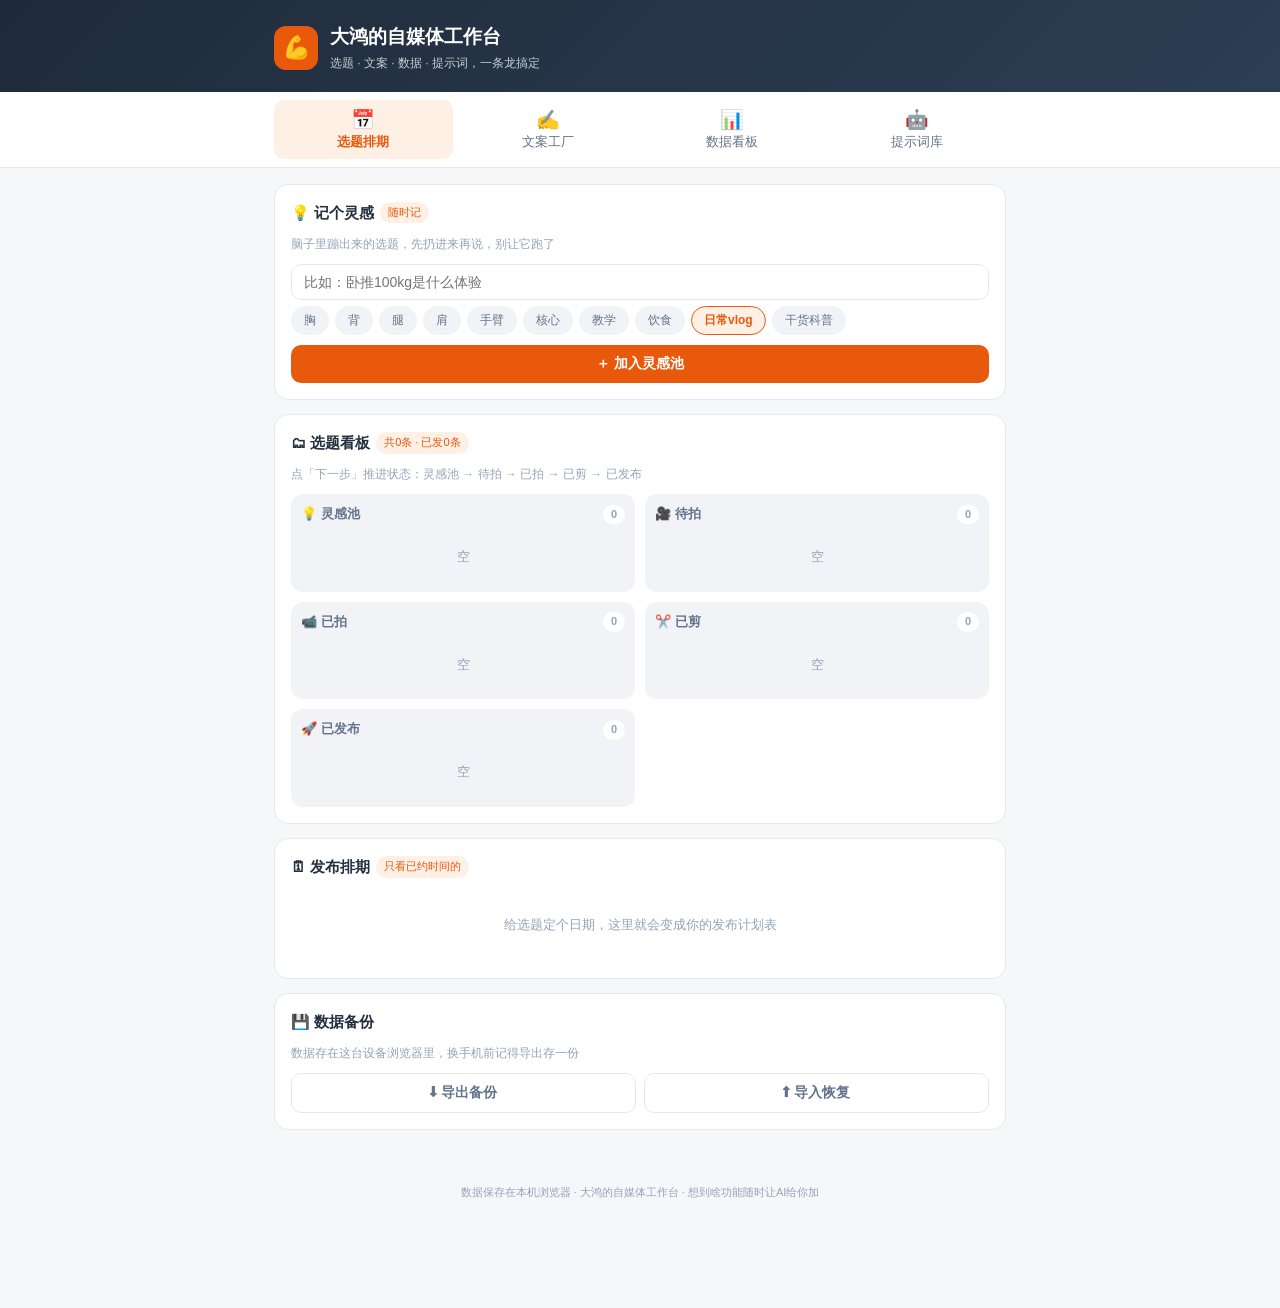
<file: media-workbench/index.html>
<!DOCTYPE html>
<html lang="zh-CN">
<head>
<meta charset="UTF-8">
<meta name="viewport" content="width=device-width, initial-scale=1.0, user-scalable=no">
<title>大鸿的自媒体工作台</title>
<style>
  :root{
    --bg:#f6f7f9;
    --card:#ffffff;
    --text:#24303f;
    --text2:#64748b;
    --text3:#94a3b8;
    --line:#e5e9ef;
    --main:#e8590c;
    --main-bg:#fff0e6;
    --blue:#185fa5;
    --blue-bg:#e6f1fb;
    --green:#3b6d11;
    --green-bg:#eaf3de;
    --purple:#534ab7;
    --purple-bg:#eeedfe;
    --red:#a32d2d;
    --red-bg:#fcebeb;
    --radius:14px;
  }
  *{margin:0;padding:0;box-sizing:border-box;-webkit-tap-highlight-color:transparent}
  body{
    font-family:-apple-system,BlinkMacSystemFont,"PingFang SC","Microsoft YaHei",sans-serif;
    background:var(--bg);color:var(--text);
    font-size:15px;line-height:1.6;
    padding-bottom:80px;
  }
  .wrap{max-width:760px;margin:0 auto;padding:0 14px}

  /* ===== 顶部 ===== */
  header{
    background:linear-gradient(135deg,#1f2b3a 0%,#2c3e54 100%);
    color:#fff;padding:22px 0 18px;
  }
  header .wrap{display:flex;align-items:center;gap:12px}
  .logo{width:44px;height:44px;border-radius:12px;background:var(--main);
    display:flex;align-items:center;justify-content:center;font-size:22px;flex-shrink:0}
  header h1{font-size:19px;font-weight:600}
  header p{font-size:12px;opacity:.75;margin-top:2px}

  /* ===== 导航 ===== */
  nav{
    position:sticky;top:0;z-index:50;background:rgba(255,255,255,.96);
    backdrop-filter:blur(8px);border-bottom:1px solid var(--line);
  }
  nav .wrap{display:flex;gap:6px;overflow-x:auto;padding:8px 14px}
  nav button{
    flex:1;min-width:82px;border:none;background:none;cursor:pointer;
    padding:8px 6px;border-radius:10px;font-size:13px;color:var(--text2);
    display:flex;flex-direction:column;align-items:center;gap:2px;
    transition:all .15s;white-space:nowrap;
  }
  nav button .ico{font-size:19px}
  nav button.on{background:var(--main-bg);color:var(--main);font-weight:600}

  /* ===== 通用 ===== */
  .page{display:none;padding:16px 0 30px}
  .page.on{display:block;animation:fadeIn .2s}
  @keyframes fadeIn{from{opacity:0;transform:translateY(6px)}to{opacity:1;transform:none}}

  .card{background:var(--card);border-radius:var(--radius);padding:16px;margin-bottom:14px;border:1px solid var(--line)}
  .card h3{font-size:15px;font-weight:600;margin-bottom:10px;display:flex;align-items:center;gap:6px}
  .card h3 .tag{font-size:11px;font-weight:500;background:var(--main-bg);color:var(--main);padding:2px 8px;border-radius:20px}
  .hint{font-size:12px;color:var(--text3);margin-bottom:10px}

  input,select,textarea{
    width:100%;border:1.5px solid var(--line);border-radius:10px;
    padding:9px 12px;font-size:14px;font-family:inherit;background:#fff;
    color:var(--text);outline:none;transition:border .15s;
  }
  input:focus,select:focus,textarea:focus{border-color:var(--main)}
  textarea{resize:vertical;min-height:70px}
  label{font-size:13px;font-weight:500;color:var(--text2);display:block;margin:10px 0 5px}

  .btn{
    border:none;border-radius:10px;padding:10px 18px;font-size:14px;font-weight:600;
    cursor:pointer;transition:all .15s;font-family:inherit;
  }
  .btn-main{background:var(--main);color:#fff}
  .btn-main:active{transform:scale(.97)}
  .btn-ghost{background:#fff;color:var(--text2);border:1.5px solid var(--line)}
  .btn-sm{padding:5px 12px;font-size:12px;border-radius:8px}
  .btn-block{width:100%}

  .row{display:flex;gap:8px}
  .row>*{flex:1}

  .empty{text-align:center;color:var(--text3);font-size:13px;padding:26px 10px}

  /* ===== 选题库 ===== */
  .tagpick{display:flex;flex-wrap:wrap;gap:6px;margin:6px 0 10px}
  .tagpick span{
    font-size:12px;padding:4px 12px;border-radius:20px;cursor:pointer;
    background:#f1f3f7;color:var(--text2);border:1px solid transparent;transition:all .12s;
  }
  .tagpick span.on{background:var(--main-bg);color:var(--main);border-color:var(--main);font-weight:600}

  .board{display:grid;grid-template-columns:1fr 1fr;gap:10px}
  .col{background:#f1f3f7;border-radius:12px;padding:10px}
  .col h4{font-size:13px;font-weight:600;color:var(--text2);margin-bottom:8px;display:flex;justify-content:space-between;align-items:center}
  .col h4 .cnt{font-size:11px;background:#fff;border-radius:10px;padding:1px 8px;color:var(--text3)}
  .item{background:#fff;border-radius:10px;padding:10px 12px;margin-bottom:8px;border:1px solid var(--line);font-size:13px}
  .item .t{font-weight:500;margin-bottom:6px;word-break:break-all}
  .item .meta{display:flex;flex-wrap:wrap;gap:4px;align-items:center;margin-bottom:6px}
  .chip{font-size:11px;padding:1px 8px;border-radius:10px;background:var(--blue-bg);color:var(--blue)}
  .chip.date{background:var(--green-bg);color:var(--green)}
  .item .ops{display:flex;gap:6px;flex-wrap:wrap}
  .item .ops button{
    border:none;background:#f1f3f7;color:var(--text2);font-size:11px;
    padding:3px 10px;border-radius:6px;cursor:pointer;font-family:inherit;
  }
  .item .ops button.next{background:var(--main-bg);color:var(--main);font-weight:600}
  .item .ops button.del{color:var(--red)}
  .item.done .t{color:var(--text3);text-decoration:line-through}

  /* ===== 文案工厂 ===== */
  .formula{border:1.5px solid var(--line);border-radius:12px;padding:12px;margin-bottom:10px;cursor:pointer;transition:all .15s}
  .formula.on{border-color:var(--main);background:var(--main-bg)}
  .formula .ft{font-size:14px;font-weight:600}
  .formula .fe{font-size:12px;color:var(--text3);margin-top:3px}
  .outbox{
    background:#24303f;color:#e8edf3;border-radius:12px;padding:14px;
    font-size:13px;white-space:pre-wrap;word-break:break-all;
    max-height:380px;overflow-y:auto;display:none;line-height:1.8;
  }
  .outbox.on{display:block}
  .copybar{display:flex;gap:8px;margin-top:10px}

  /* ===== 数据看板 ===== */
  .stats{display:grid;grid-template-columns:repeat(4,1fr);gap:8px;margin-bottom:14px}
  .stat{background:var(--card);border:1px solid var(--line);border-radius:12px;padding:12px 8px;text-align:center}
  .stat .v{font-size:18px;font-weight:700;color:var(--main)}
  .stat .k{font-size:11px;color:var(--text3);margin-top:2px}

  .bars{display:flex;align-items:flex-end;gap:5px;height:120px;padding:10px 4px 0;overflow-x:auto}
  .bar{flex:1;min-width:34px;display:flex;flex-direction:column;align-items:center;height:100%;justify-content:flex-end;cursor:pointer}
  .bar .b{width:100%;background:linear-gradient(180deg,#f0997b,#e8590c);border-radius:5px 5px 0 0;min-height:4px;transition:opacity .15s}
  .bar.hot .b{background:linear-gradient(180deg,#f2c94c,#e8a513)}
  .bar .n{font-size:9px;color:var(--text3);margin-top:5px;text-align:center;overflow:hidden;text-overflow:ellipsis;white-space:nowrap;max-width:60px}

  .nt{width:100%;border-collapse:collapse;font-size:12px}
  .nt th{text-align:left;color:var(--text3);font-weight:500;padding:6px 6px;border-bottom:1px solid var(--line)}
  .nt td{padding:8px 6px;border-bottom:1px solid var(--line)}
  .nt .r{text-align:right}
  .nt tr.hot td{background:#fffaf0}
  .fire{font-size:11px}
  .ntwrap{overflow-x:auto}
  .nt .ops{cursor:pointer;color:var(--red)}

  /* ===== 提示词 ===== */
  .pcard{border:1px solid var(--line);border-radius:12px;padding:13px;margin-bottom:10px;background:#fff}
  .pcard .ph{display:flex;justify-content:space-between;align-items:center;margin-bottom:6px;gap:8px}
  .pcard .pt{font-size:14px;font-weight:600}
  .pcard .pd{font-size:12px;color:var(--text3);margin-bottom:8px}
  .pcard .pv{
    background:#f6f7f9;border-radius:8px;padding:10px;font-size:12px;color:var(--text2);
    max-height:100px;overflow-y:auto;white-space:pre-wrap;word-break:break-all;
  }

  /* ===== 弹窗 & toast ===== */
  .mask{position:fixed;inset:0;background:rgba(20,28,40,.5);z-index:100;display:none;align-items:center;justify-content:center;padding:16px}
  .mask.on{display:flex}
  .modal{background:#fff;border-radius:16px;padding:20px;max-width:420px;width:100%;max-height:80vh;overflow-y:auto}
  .modal h3{font-size:16px;margin-bottom:12px}
  .toast{
    position:fixed;bottom:90px;left:50%;transform:translateX(-50%);
    background:#24303f;color:#fff;padding:10px 22px;border-radius:30px;font-size:13px;
    opacity:0;transition:opacity .25s;pointer-events:none;z-index:200;white-space:nowrap;
  }
  .toast.on{opacity:1}

  footer{text-align:center;font-size:11px;color:var(--text3);padding:10px 0 26px}

  @media(max-width:480px){
    .stats{grid-template-columns:repeat(2,1fr)}
    nav button{min-width:74px;font-size:12px}
  }
</style>
</head>
<body>

<header>
  <div class="wrap">
    <div class="logo">💪</div>
    <div>
      <h1>大鸿的自媒体工作台</h1>
      <p>选题 · 文案 · 数据 · 提示词，一条龙搞定</p>
    </div>
  </div>
</header>

<nav>
  <div class="wrap">
    <button class="on" data-p="topics"><span class="ico">📅</span>选题排期</button>
    <button data-p="writer"><span class="ico">✍️</span>文案工厂</button>
    <button data-p="data"><span class="ico">📊</span>数据看板</button>
    <button data-p="prompts"><span class="ico">🤖</span>提示词库</button>
  </div>
</nav>

<div class="wrap">

<!-- ============ 选题排期 ============ -->
<section class="page on" id="p-topics">
  <div class="card">
    <h3>💡 记个灵感 <span class="tag">随时记</span></h3>
    <div class="hint">脑子里蹦出来的选题，先扔进来再说，别让它跑了</div>
    <input id="topicInput" placeholder="比如：卧推100kg是什么体验" maxlength="60">
    <div class="tagpick" id="tagPick"></div>
    <div class="row">
      <button class="btn btn-main btn-block" onclick="addTopic()">＋ 加入灵感池</button>
    </div>
  </div>

  <div class="card">
    <h3>🗂 选题看板 <span class="tag" id="topicStat"></span></h3>
    <div class="hint">点「下一步」推进状态：灵感池 → 待拍 → 已拍 → 已剪 → 已发布</div>
    <div class="board" id="board"></div>
  </div>

  <div class="card">
    <h3>🗓 发布排期 <span class="tag">只看已约时间的</span></h3>
    <div id="calendar"></div>
  </div>

  <div class="card">
    <h3>💾 数据备份</h3>
    <div class="hint">数据存在这台设备浏览器里，换手机前记得导出存一份</div>
    <div class="row">
      <button class="btn btn-ghost" onclick="exportData()">⬇ 导出备份</button>
      <button class="btn btn-ghost" onclick="document.getElementById('importFile').click()">⬆ 导入恢复</button>
    </div>
    <input type="file" id="importFile" accept=".json" style="display:none" onchange="importData(this)">
  </div>
</section>

<!-- ============ 文案工厂 ============ -->
<section class="page" id="p-writer">

  <div class="card">
    <h3>🔥 爆款标题生成器 <span class="tag">健身赛道专用</span></h3>
    <div class="hint">选个套路 → 填空 → 生成一堆标题，挑顺眼的用</div>
    <div id="formulaList"></div>
    <div id="titleInputs"></div>
    <button class="btn btn-main btn-block" style="margin-top:12px" onclick="genTitles()">生成标题</button>
  </div>

  <div class="card">
    <h3>🎬 口语化脚本生成器 <span class="tag">短句+口头语</span></h3>
    <div class="hint">先选脚本类型，填好信息，出来的是带钩子的框架初稿</div>
    <select id="scriptType" onchange="renderScriptInputs()">
      <option value="tutorial">干货教程类（教动作/教方法）</option>
      <option value="record">训练记录类（练哪了/什么感受）</option>
      <option value="warning">避雷警示类（纠错/避坑）</option>
    </select>
    <div id="scriptInputs"></div>
    <button class="btn btn-main btn-block" style="margin-top:12px" onclick="genScript()">生成脚本</button>
  </div>

  <div class="card">
    <h3>📋 生成结果</h3>
    <div class="outbox" id="outBox"></div>
    <div class="copybar" id="copyBar" style="display:none">
      <button class="btn btn-main" style="flex:1" onclick="copyOut()">复制全文</button>
      <button class="btn btn-ghost" onclick="clearOut()">清空</button>
    </div>
    <div class="empty" id="outEmpty">生成的标题/脚本会出现在这里</div>
  </div>
</section>

<!-- ============ 数据看板 ============ -->
<section class="page" id="p-data">
  <div class="stats" id="stats"></div>

  <div class="card">
    <h3>📈 各笔记播放对比 <span class="tag">金色=爆款</span></h3>
    <div class="bars" id="bars"></div>
    <div class="empty" id="barsEmpty">还没有数据，先在下面录一条</div>
  </div>

  <div class="card">
    <h3>➕ 录入笔记数据</h3>
    <label>笔记标题</label>
    <input id="nTitle" placeholder="比如：卧推100kg是什么体验" maxlength="50">
    <div class="row">
      <div><label>发布日期</label><input type="date" id="nDate"></div>
      <div><label>播放</label><input type="number" id="nViews" placeholder="0" min="0"></div>
    </div>
    <div class="row">
      <div><label>点赞</label><input type="number" id="nLikes" placeholder="0" min="0"></div>
      <div><label>收藏</label><input type="number" id="nCollects" placeholder="0" min="0"></div>
    </div>
    <div class="row">
      <div><label>评论</label><input type="number" id="nComments" placeholder="0" min="0"></div>
      <div><label>涨粉</label><input type="number" id="nFans" placeholder="0" min="0"></div>
    </div>
    <button class="btn btn-main btn-block" style="margin-top:14px" onclick="addNote()">保存这条笔记</button>
  </div>

  <div class="card">
    <h3>📋 笔记明细 <span class="tag" id="noteCnt"></span></h3>
    <div class="hint">互动率 =(点赞+收藏+评论)÷播放，健身干货类超过 5% 就算能打</div>
    <div class="ntwrap"><table class="nt" id="noteTable"></table></div>
    <div class="empty" id="tableEmpty">暂无数据</div>
  </div>
</section>

<!-- ============ 提示词库 ============ -->
<section class="page" id="p-prompts">
  <div class="card">
    <h3>🤖 我的AI提示词 <span class="tag">点卡片复制</span></h3>
    <div class="hint">这些都是给你定制好的，点「复制」后去 DeepSeek / 我这儿粘贴就能用</div>
    <div id="promptList"></div>
  </div>

  <div class="card">
    <h3>➕ 加一条自己的</h3>
    <label>名字（干嘛用的）</label>
    <input id="pName" placeholder="比如：小红书简介改写" maxlength="20">
    <label>提示词内容</label>
    <textarea id="pBody" placeholder="把你常用的提示词贴在这里" style="min-height:100px"></textarea>
    <button class="btn btn-main btn-block" style="margin-top:12px" onclick="addPrompt()">保存提示词</button>
  </div>
</section>

</div>

<footer>数据保存在本机浏览器 · 大鸿的自媒体工作台 · 想到啥功能随时让AI给你加</footer>

<div class="toast" id="toast"></div>

<script>
/* ================= 数据层 ================= */
var KEY='dahong_media_workbench_v1';
var DB={topics:[],notes:[],myPrompts:[]};
try{var s=localStorage.getItem(KEY);if(s){var d=JSON.parse(s);DB.topics=d.topics||[];DB.notes=d.notes||[];DB.myPrompts=d.myPrompts||[];}}catch(e){}
function save(){localStorage.setItem(KEY,JSON.stringify(DB));}
function uid(){return Date.now().toString(36)+Math.random().toString(36).slice(2,6);}
function toastMsg(m){var t=document.getElementById('toast');t.textContent=m;t.classList.add('on');setTimeout(function(){t.classList.remove('on');},1800);}
function fmt(n){if(n>=10000)return (n/10000).toFixed(1)+'w';return n>=1000?(n/1000).toFixed(1)+'k':n;}
function todayStr(){var d=new Date();return d.getFullYear()+'-'+String(d.getMonth()+1).padStart(2,'0')+'-'+String(d.getDate()).padStart(2,'0');}

/* ================= 导航 ================= */
var tabs=document.querySelectorAll('nav button');
tabs.forEach(function(b){
  b.onclick=function(){
    tabs.forEach(function(x){x.classList.remove('on');});
    b.classList.add('on');
    document.querySelectorAll('.page').forEach(function(p){p.classList.remove('on');});
    document.getElementById('p-'+b.dataset.p).classList.add('on');
    window.scrollTo(0,0);
  };
});

/* ================= 选题库 ================= */
var TAGS=['胸','背','腿','肩','手臂','核心','教学','饮食','日常vlog','干货科普'];
var curTag='日常vlog';
function renderTagPick(){
  var el=document.getElementById('tagPick');
  el.innerHTML='';
  TAGS.forEach(function(t){
    var s=document.createElement('span');
    s.textContent=t;
    if(t===curTag)s.classList.add('on');
    s.onclick=function(){curTag=t;renderTagPick();};
    el.appendChild(s);
  });
}
var STATUS=[
  {k:'idea',n:'💡 灵感池'},
  {k:'wait',n:'🎥 待拍'},
  {k:'shot',n:'📹 已拍'},
  {k:'cut',n:'✂️ 已剪'},
  {k:'done',n:'🚀 已发布'}
];
var NEXT={idea:'wait',wait:'shot',shot:'cut',cut:'done',done:null};
var NEXTTXT={idea:'排上日程',wait:'开拍',shot:'剪完',cut:'发布'};
function addTopic(){
  var inp=document.getElementById('topicInput');
  var t=inp.value.trim();
  if(!t){toastMsg('先写点内容～');return;}
  DB.topics.unshift({id:uid(),title:t,tag:curTag,status:'idea',date:''});
  save();inp.value='';renderTopics();
  toastMsg('灵感已入库 💡');
}
function moveTopic(id){
  var t=DB.topics.find(function(x){return x.id===id;});
  if(!t)return;
  var nx=NEXT[t.status];
  if(!nx)return;
  if(nx==='wait'&&!t.date){t.date=todayStr();}
  t.status=nx;save();renderTopics();
}
function delTopic(id){
  if(!confirm('删掉这条选题？删了就没了'))return;
  DB.topics=DB.topics.filter(function(x){return x.id!==id;});
  save();renderTopics();
}
function schedTopic(id){
  var t=DB.topics.find(function(x){return x.id===id;});
  if(!t)return;
  var d=prompt('定个发布日期（格式 2026-09-01）：',t.date||todayStr());
  if(d===null)return;
  d=d.trim();
  if(!/^\d{4}-\d{2}-\d{2}$/.test(d)){toastMsg('日期格式不对');return;}
  t.date=d;if(t.status==='idea')t.status='wait';
  save();renderTopics();
}
function renderTopics(){
  var board=document.getElementById('board');
  board.innerHTML='';
  STATUS.forEach(function(st){
    var list=DB.topics.filter(function(t){return t.status===st.k;});
    var col=document.createElement('div');
    col.className='col';
    var h=document.createElement('h4');
    h.innerHTML=st.n+' <span class="cnt">'+list.length+'</span>';
    col.appendChild(h);
    if(!list.length){var e=document.createElement('div');e.className='empty';e.style.padding='14px 4px';e.textContent='空';col.appendChild(e);}
    list.forEach(function(t){
      var it=document.createElement('div');
      it.className='item'+(t.status==='done'?' done':'');
      var meta='<span class="chip">'+esc(t.tag)+'</span>';
      if(t.date)meta+='<span class="chip date">🗓 '+esc(t.date)+'</span>';
      var ops='';
      if(NEXT[t.status])ops+='<button class="next" onclick="moveTopic(\''+t.id+'\')">'+NEXTTXT[t.status]+' →</button>';
      if(t.status!=='done')ops+='<button onclick="schedTopic(\''+t.id+'\')">改日期</button>';
      ops+='<button class="del" onclick="delTopic(\''+t.id+'\')">删</button>';
      it.innerHTML='<div class="t">'+esc(t.title)+'</div><div class="meta">'+meta+'</div><div class="ops">'+ops+'</div>';
      col.appendChild(it);
    });
    board.appendChild(col);
  });
  var total=DB.topics.length;
  var done=DB.topics.filter(function(t){return t.status==='done';}).length;
  document.getElementById('topicStat').textContent='共'+total+'条 · 已发'+done+'条';
  renderCalendar();
}
function renderCalendar(){
  var el=document.getElementById('calendar');
  var sched=DB.topics.filter(function(t){return t.date&&t.status!=='done';}).sort(function(a,b){return a.date<b.date?-1:1;});
  var done=DB.topics.filter(function(t){return t.date&&t.status==='done';}).sort(function(a,b){return a.date<b.date?-1:1;});
  if(!sched.length&&!done.length){el.innerHTML='<div class="empty">给选题定个日期，这里就会变成你的发布计划表</div>';return;}
  var html='';
  if(sched.length){
    html+='<div style="font-size:13px;font-weight:600;color:var(--main);margin-bottom:8px">📌 待发布</div>';
    sched.forEach(function(t){html+=calRow(t);});
  }
  if(done.length){
    html+='<div style="font-size:13px;font-weight:600;color:var(--green);margin:12px 0 8px">✅ 已发布</div>';
    done.slice(-5).reverse().forEach(function(t){html+=calRow(t);});
  }
  el.innerHTML=html;
}
function calRow(t){
  return '<div class="item"><div class="t">'+esc(t.title)+'</div><div class="meta"><span class="chip">'+esc(t.tag)+'</span><span class="chip date">🗓 '+esc(t.date)+'</span></div></div>';
}

/* ================= 文案工厂：标题 ================= */
var FORMULAS=[
  {id:'identity',n:'身份反差型',e:'体育老师×壮汉×有腹肌，反差就是记忆点',
   fields:[['who','你的身份/特点','体育老师的我'],['result','反差结果','为什么劝你别天天练腹肌']],
   make:function(f){return[
     f.who+'，'+f.result,
     f.who+'告诉你：'+f.result+'（真心话）',
     '当'+f.who.replace('的','')+'的第8年，才敢说这句：'+f.result,
     f.who+'的大实话：'+f.result,
     '别猜了，'+f.who+'来回答：'+f.result
   ];}},
  {id:'number',n:'数字盘点型',e:'数字自带信任感，练X年才知道的真相',
   fields:[['years','练了几年','8年'],['n','几个真相','5个'],['topic','关于什么','增肌']],
   make:function(f){return[
     '练了'+f.years+'，才知道的'+f.n+'个'+f.topic+'真相',
     f.n+'个'+f.topic+'真相，我用了'+f.years+'才搞明白',
     '全部亲测：'+f.n+'个'+f.topic+'真相，第'+Math.min(3,parseInt(f.n)||3)+'个最扎心',
     '练'+f.topic+'的兄弟看过来，这'+f.n+'个真相没人告诉你',
     f.topic+'避坑清单：'+f.n+'条大实话，条条带学费'
   ];}},
  {id:'warning',n:'避雷警示型',e:'先吓一跳，再看内容，完播率神器',
   fields:[['wrong','错误行为','天天练腹肌'],['bad','后果','腰迟早出问题']],
   make:function(f){return[
     '别再'+f.wrong+'了！'+f.bad,
     '求你了，'+f.wrong+'真的会'+f.bad,
     f.wrong+'='+f.bad+'？90%的人还蒙在鼓里',
     '刷到这条的都有救：'+f.wrong+'的，赶紧停',
     '我不许你再'+f.wrong+'！'+f.bad+'是真的'
   ];}},
  {id:'tutorial',n:'教程干货型',e:'动作+效果+细节，搜索流量主力',
   fields:[['move','动作名','卧推'],['effect','想要的效果','胸肌增长']],
   make:function(f){return[
     f.move+'这样练，'+f.effect+'翻倍（细节都在这了）',
     f.move+'的'+(f.effect.length>6?'关键细节':'3个细节')+'，改完'+f.effect+'肉眼可见',
     '为什么你'+f.move+'没感觉？就差这一步',
     f.move+'从入门到到位，一条视频讲透',
     '练'+f.move+'没效果？先看这条再练'
   ];}},
  {id:'challenge',n:'挑战打卡型',e:'时间线+变化，天然有追更欲',
   fields:[['what','挑战内容','每天100个俯卧撑'],['days','多少天','30天']],
   make:function(f){return[
     '我挑战'+f.what+'，'+f.days+'后的变化惊到我了',
     f.days+'，'+f.what+'，我变成了这样',
     f.what+'第'+f.days+'天打卡｜身材和心态都变了',
     '敢不敢跟我一起？'+f.what+' '+f.days+'挑战',
     '坚持'+f.what+' '+f.days+'，我收获了什么'
   ];}},
  {id:'suspense',n:'悬念钩子型',e:'最X的错误/最致命的一条，逼人看完',
   fields:[['who','哪类人','新手'],['n','几个错误','3个']],
   make:function(f){return[
     f.who+'都在犯的'+f.n+'个错误，最后一个最致命',
     f.n+'个信号，说明你'+f.who+'的练法全错了',
     f.who+'必看：这'+f.n+'个坑我一个都没躲过',
     '健身房'+f.who+'自查清单，'+f.n+'条你中了几条？',
     '说句得罪人的话：'+f.n+'0%的'+f.who+'都白练了'
   ];}},
  {id:'vs',n:'对比测评型',e:'A vs B 实测，选择困难症最爱看',
   fields:[['a','方案A','自重训练'],['b','方案B','器械训练'],['weeks','实测几周','8周']],
   make:function(f){return[
     f.a+' vs '+f.b+'，实测'+f.weeks+'，结果意外',
     f.a+'和'+f.b+'到底选哪个？我拿自己试了'+f.weeks,
     f.weeks+'实测：'+f.a+'赢了/'+f.b+'赢了（附数据）',
     '别吵了，'+f.a+' vs '+f.b+'一次说清',
     '用'+f.weeks+'时间告诉你，'+f.a+'和'+f.b+'的真相'
   ];}},
  {id:'emo',n:'情绪共鸣型',e:'谁懂啊体，评论区秒热',
   fields:[['scene','痛点场景','练完第二天浑身酸痛还要上班'],['feeling','那感觉','谁懂']],
   make:function(f){return[
     f.scene+'，'+f.feeling+'啊！！',
     f.scene+'，'+f.feeling+'？评论区集合',
     '只有练铁的懂：'+f.scene,
     f.scene+'，懂的都懂',
     '有没有人跟我一样：'+f.scene
   ];}}
];
var curFormula=FORMULAS[0];
function renderFormulas(){
  var el=document.getElementById('formulaList');
  el.innerHTML='';
  FORMULAS.forEach(function(f){
    var d=document.createElement('div');
    d.className='formula'+(f===curFormula?' on':'');
    d.innerHTML='<div class="ft">'+f.n+'</div><div class="fe">'+f.e+'</div>';
    d.onclick=function(){curFormula=f;renderFormulas();};
    el.appendChild(d);
  });
  renderTitleInputs();
}
function renderTitleInputs(){
  var el=document.getElementById('titleInputs');
  el.innerHTML='';
  curFormula.fields.forEach(function(fd){
    var lb=document.createElement('label');lb.textContent=fd[1];
    var ip=document.createElement('input');
    ip.id='tf_'+fd[0];ip.placeholder='例：'+fd[2];
    el.appendChild(lb);el.appendChild(ip);
  });
}
function genTitles(){
  var vals={};
  var ok=true;
  curFormula.fields.forEach(function(fd){
    var v=document.getElementById('tf_'+fd[0]).value.trim();
    if(!v){document.getElementById('tf_'+fd[0]).style.borderColor='var(--red)';ok=false;}
    vals[fd[0]]=v;
  });
  if(!ok){toastMsg('把空都填上～');return;}
  var titles=curFormula.make(vals);
  var out='【'+curFormula.n+'】生成 '+titles.length+' 个标题，挑顺眼的用：\n\n';
  titles.forEach(function(t,i){out+=(i+1)+'. '+t+'\n';});
  out+='\n💡 小提示：标题里带数字、带身份、带悬念的，点击率普遍更高。发之前可以拿2个标题去搜一下小红书有没有同款，避开撞车。';
  showOut(out);
}

/* ================= 文案工厂：脚本 ================= */
var SCRIPTS={
  tutorial:[
    ['topic','这期教什么','卧推标准动作'],
    ['pain','新手常犯的错','手肘打太开'],
    ['p1','要点一','沉肩夹背'],
    ['p2','要点二','杠铃落在乳头线'],
    ['p3','要点三','脚踩实地面借力']
  ],
  record:[
    ['day','练什么','胸+三头'],
    ['feat','今天的亮点','卧推冲到100kg×3'],
    ['feel','练完感受','胸快炸了'],
    ['next','下步计划','下周冲105']
  ],
  warning:[
    ['wrong','纠什么错','深蹲膝盖内扣'],
    ['harm','不纠正的后果','膝盖迟早报废'],
    ['right','正确做法','膝盖对准脚尖方向'],
    ['extra','加一句叮嘱','重量别上头']
  ]
};
function renderScriptInputs(){
  var el=document.getElementById('scriptInputs');
  el.innerHTML='';
  SCRIPTS[document.getElementById('scriptType').value].forEach(function(fd){
    var lb=document.createElement('label');lb.textContent=fd[1];
    var ip=document.createElement('input');
    ip.id='sf_'+fd[0];ip.placeholder='例：'+fd[2];
    el.appendChild(lb);el.appendChild(ip);
  });
}
function genScript(){
  var type=document.getElementById('scriptType').value;
  var v={};
  var ok=true;
  SCRIPTS[type].forEach(function(fd){
    var x=document.getElementById('sf_'+fd[0]).value.trim();
    if(!x){document.getElementById('sf_'+fd[0]).style.borderColor='var(--red)';ok=false;}
    v[fd[0]]=x;
  });
  if(!ok){toastMsg('把空都填上～');return;}
  var out='';
  if(type==='tutorial'){
    out='【干货教程类脚本】《'+v.topic+'》\n\n'+
    '—— 0-3秒 钩子 ——\n"'+v.topic+'，90%的人第一步就错了，看完这条少走两年弯路。"\n\n'+
    '—— 3-10秒 痛点 ——\n"很多人'+v.pain+'，练了半天没感觉，还容易受伤，对吧？今天一次给你讲透。"\n\n'+
    '—— 10-45秒 干货主体 ——\n"第一个，'+v.p1+'。记住啊，这是根基，根基不稳重量再大都白搭。"\n"第二个，'+v.p2+'。这个位置很关键，找对了目标肌群才有感觉。"\n"第三个，'+v.p3+'。很多人忽略这个，但它决定你能不能上大重量。"\n\n'+
    '—— 45-60秒 收尾 ——\n"就这三个点，练之前默念一遍。觉得有用的话，点赞收藏，下次进健身房翻出来照着做。关注我，下期讲XX。"\n\n'+
    '💡 拍摄提示：每个要点配一个对比画面（错误 vs 正确），信息量直接翻倍。';
  }else if(type==='record'){
    out='【训练记录类脚本】《'+v.day+'》\n\n'+
    '—— 开场 ——\n"兄弟们，今天练'+v.day+'，状态来了，走！"\n\n'+
    '—— 正片 ——\n"（训练画面快剪，配劲爆BGM，每组之间插一句短感受）"\n"重点来了：'+v.feat+'！"\n\n'+
    '—— 数据展示 ——\n"（屏幕打出今日训练清单：动作×组数×重量）"\n\n'+
    '—— 收尾 ——\n"练完的感受就一个字：'+v.feel+'。"+v.next+"。一起加油，评论区报到！"\n\n'+
    '💡 拍摄提示：训练前记得拍一段"进健身房"的开场素材，真实感拉满。';
  }else{
    out='【避雷警示类脚本】《别再'+v.wrong+'了》\n\n'+
    '—— 0-3秒 狠话开场 ——\n"还在'+v.wrong+'的，停下来！'+v.harm+'不是开玩笑的。"\n\n'+
    '—— 3-15秒 错误演示 ——\n"看好了，这就是典型的'+v.wrong+'（错误动作演示）。很多新手天天这么练，还纳闷怎么膝盖越来越不舒服。"\n\n'+
    '—— 15-40秒 正确做法 ——\n"正确的来了：'+v.right+'。跟着我做一遍，感受一下差别。"\n（正确动作演示+慢放）\n\n'+
    '—— 收尾 ——\n"最后一句叮嘱：'+v.extra+'。身体是自己的，别跟风上重量。这条视频转给身边练腿的兄弟，能救一个是一个。"\n\n'+
    '💡 拍摄提示：错误示范要演得夸张一点，但务必打上"错误示范"字幕，免得被误学。';
  }
  showOut(out);
}
function showOut(text){
  document.getElementById('outEmpty').style.display='none';
  var box=document.getElementById('outBox');
  box.textContent=text;box.classList.add('on');
  document.getElementById('copyBar').style.display='flex';
  box.scrollIntoView({behavior:'smooth',block:'nearest'});
}
function clearOut(){
  document.getElementById('outBox').classList.remove('on');
  document.getElementById('outEmpty').style.display='block';
  document.getElementById('copyBar').style.display='none';
}
function copyOut(){
  var text=document.getElementById('outBox').textContent;
  copyText(text);
}

/* ================= 数据看板 ================= */
function addNote(){
  var title=document.getElementById('nTitle').value.trim();
  if(!title){toastMsg('先写标题～');return;}
  var g=function(id){var v=document.getElementById(id).value;return v?parseInt(v)||0:0;};
  DB.notes.push({
    id:uid(),title:title,
    date:document.getElementById('nDate').value||todayStr(),
    views:g('nViews'),likes:g('nLikes'),collects:g('nCollects'),
    comments:g('nComments'),fans:g('nFans')
  });
  save();renderData();
  document.getElementById('nTitle').value='';
  ['nViews','nLikes','nCollects','nComments','nFans'].forEach(function(id){document.getElementById(id).value='';});
  toastMsg('笔记已记录 📊');
}
function delNote(id){
  if(!confirm('删掉这条笔记数据？'))return;
  DB.notes=DB.notes.filter(function(x){return x.id!==id;});
  save();renderData();
}
function rate(n){return n.views?((n.likes+n.collects+n.comments)/n.views*100):0;}
function renderData(){
  var ns=DB.notes;
  var tv=0,tl=0,tc=0,tm=0,tf=0;
  ns.forEach(function(n){tv+=n.views;tl+=n.likes;tc+=n.collects;tm+=n.comments;tf+=n.fans;});
  var avg=tv?((tl+tc+tm)/tv*100):0;
  document.getElementById('stats').innerHTML=
    '<div class="stat"><div class="v">'+fmt(tv)+'</div><div class="k">总播放</div></div>'+
    '<div class="stat"><div class="v">'+fmt(tl+tc+tm)+'</div><div class="k">总互动</div></div>'+
    '<div class="stat"><div class="v">'+tf+'</div><div class="k">总涨粉</div></div>'+
    '<div class="stat"><div class="v">'+avg.toFixed(1)+'%</div><div class="k">平均互动率</div></div>';

  var bars=document.getElementById('bars');
  bars.innerHTML='';
  var be=document.getElementById('barsEmpty');
  if(!ns.length){be.style.display='block';}
  else{
    be.style.display='none';
    var max=1;ns.forEach(function(n){if(n.views>max)max=n.views;});
    var hot=avg;
    ns.slice(-14).forEach(function(n){
      var b=document.createElement('div');
      b.className='bar'+(rate(n)>=Math.max(hot,3)?' hot':'');
      var h=Math.max(4,Math.round(n.views/max*100));
      b.innerHTML='<div class="b" style="height:'+h+'%"></div><div class="n">'+esc(n.title.slice(0,6))+'</div>';
      b.title=n.title+'｜播放'+n.views+'｜互动率'+rate(n).toFixed(1)+'%';
      bars.appendChild(b);
    });
  }

  var table=document.getElementById('noteTable');
  var te=document.getElementById('tableEmpty');
  if(!ns.length){table.innerHTML='';te.style.display='block';document.getElementById('noteCnt').textContent='';}
  else{
    te.style.display='none';
    document.getElementById('noteCnt').textContent=ns.length+'条';
    var sorted=ns.slice().sort(function(a,b){return b.date<a.date?-1:1;}).reverse();
    var html='<tr><th>标题</th><th class="r">播放</th><th class="r">赞</th><th class="r">藏</th><th class="r">评</th><th class="r">互动率</th><th></th></tr>';
    sorted.forEach(function(n){
      var r=rate(n);
      var fire=r>=Math.max(avg,3)&&r>=3?'<span class="fire">🔥</span>':'';
      html+='<tr class="'+(r>=Math.max(avg,3)&&r>=3?'hot':'')+'">'+
        '<td>'+fire+esc(n.title.slice(0,14))+'</td>'+
        '<td class="r">'+fmt(n.views)+'</td>'+
        '<td class="r">'+fmt(n.likes)+'</td>'+
        '<td class="r">'+fmt(n.collects)+'</td>'+
        '<td class="r">'+fmt(n.comments)+'</td>'+
        '<td class="r" style="font-weight:600;color:'+(r>=5?'var(--green)':r>=3?'var(--main)':'var(--text3)')+'">'+r.toFixed(1)+'%</td>'+
        '<td class="ops" onclick="delNote(\''+n.id+'\')">删</td></tr>';
    });
    table.innerHTML=html;
  }
}

/* ================= 提示词库 ================= */
var PRESET_PROMPTS=[
  {n:'爆款标题脑暴',d:'给笔记主题，一次出10个小红书风格标题',
   v:'你是小红书爆款标题专家。我是健身博主「爱撸铁的大鸿」，人设：小学体育老师、186cm、100kg有腹肌、卧推100kg。\n\n我要发一条笔记，主题是：【在这里写主题】\n\n请给我10个标题，要求：\n1. 每个标题不超过20字\n2. 带数字或悬念钩子\n3. 口语化、有情绪，别书面腔\n4. 适当带1-2个emoji\n5. 每个标题标注用的套路（如：身份反差/数字盘点/避雷警示）'},
  {n:'脚本口语化改写',d:'把书面稿改成能开口念的口语稿',
   v:'你是我（健身博主大鸿）的短视频脚本助手。把下面的稿子改成口语化的口播稿：\n\n【把你的稿子贴这里】\n\n要求：\n1. 像跟兄弟聊天一样，加"对吧""你想想""就这么简单"这类口头语\n2. 句子全部改短，一句一口气\n3. 数字和重点放句尾强调\n4. 每段开头标注这一段大概几秒（视频总长60秒内）'},
  {n:'封面大字文案',d:'给笔记出封面主标题+副标题',
   v:'你是小红书封面文案专家。帮我的笔记设计封面文字：\n\n笔记主题：【写主题】\n\n请给我5组封面文案，每组包含：\n1. 主标题：6-10个字，大字，要有一眼看懂的冲击力\n2. 副标题：10-15个字，补充信息或钩子\n3. 说明为什么这样设计\n\n风格参考：健身干货类封面，字要大、信息要狠。'},
  {n:'评论区回复助手',d:'高赞评论怎么回，人味儿拉满',
   v:'我是健身博主大鸿（体育老师、100kg有腹肌）。粉丝在我的笔记下面评论了：【把评论贴这里】\n\n请给我3条回复，要求：\n1. 有人味儿，别客服腔\n2. 带点幽默或真诚\n3. 顺便引导对方继续互动（比如反问一句）\n4. 每条不超过40字'},
  {n:'选题灵感挖掘',d:'围绕一个方向扩展出20个选题',
   v:'你是小红书健身赛道选题策划。我的人设：小学体育老师、186cm、100kg有腹肌、力量训练8年、卧推100kg。\n\n我这段时间想围绕【写方向，如：胸肌训练】出内容。\n\n请给我20个选题，分成4类：\n1. 干货教程类（教动作）\n2. 训练记录类（真实日常）\n3. 避雷纠错类（新手常犯错误）\n4. 人设反差类（体育老师身份）\n\n每个选题给一句标题雏形。'},
  {n:'笔记数据复盘',d:'把后台数据贴给它，帮你分析啥内容能打',
   v:'你是小红书数据分析顾问。下面是我最近几条笔记的数据：\n\n【把数据贴这里，格式：标题、播放、点赞、收藏、评论】\n\n请帮我分析：\n1. 哪类内容数据最好？好在哪里（标题/选题/形式）\n2. 哪条低于预期？可能的原因\n3. 接下来该多发什么、少发什么\n4. 给我下一条笔记的具体建议（选题+标题）'}
];
function renderPrompts(){
  var el=document.getElementById('promptList');
  el.innerHTML='';
  var all=PRESET_PROMPTS.map(function(p,i){p._id='pre'+i;return p;})
    .concat(DB.myPrompts);
  all.forEach(function(p){
    var d=document.createElement('div');
    d.className='pcard';
    var delBtn=p._id?'':'<button class="btn btn-ghost btn-sm" onclick="delPrompt(\''+p.id+'\')">删</button>';
    d.innerHTML='<div class="ph"><div class="pt">'+(p._id?'⭐ ':'✍️ ')+esc(p.n)+'</div>'+delBtn+'</div>'+
      '<div class="pd">'+esc(p.d)+'</div>'+
      '<div class="pv">'+esc(p.v)+'</div>'+
      '<button class="btn btn-main btn-sm" style="margin-top:8px" onclick="copyPrompt(this)">复制提示词</button>';
    d.dataset.v=p.v;
    el.appendChild(d);
  });
  if(!all.length)el.innerHTML='<div class="empty">还没有提示词</div>';
}
function copyPrompt(btn){
  copyText(btn.parentElement.dataset.v);
}
function addPrompt(){
  var n=document.getElementById('pName').value.trim();
  var v=document.getElementById('pBody').value.trim();
  if(!n||!v){toastMsg('名字和内容都要填～');return;}
  DB.myPrompts.push({id:uid(),n:n,d:'我自己存的',v:v});
  save();renderPrompts();
  document.getElementById('pName').value='';
  document.getElementById('pBody').value='';
  toastMsg('已加入你的提示词库 ✍️');
}
function delPrompt(id){
  if(!confirm('删掉这条自定义提示词？'))return;
  DB.myPrompts=DB.myPrompts.filter(function(x){return x.id!==id;});
  save();renderPrompts();
}

/* ================= 复制 & 备份 ================= */
function copyText(text){
  if(navigator.clipboard&&navigator.clipboard.writeText){
    navigator.clipboard.writeText(text).then(function(){toastMsg('已复制，去粘贴吧 📋');},function(){fallbackCopy(text);});
  }else{fallbackCopy(text);}
}
function fallbackCopy(text){
  var ta=document.createElement('textarea');
  ta.value=text;ta.style.position='fixed';ta.style.opacity='0';
  document.body.appendChild(ta);ta.select();
  try{document.execCommand('copy');toastMsg('已复制，去粘贴吧 📋');}
  catch(e){toastMsg('复制失败，长按文字手动复制');}
  document.body.removeChild(ta);
}
function exportData(){
  var blob=new Blob([JSON.stringify(DB,null,2)],{type:'application/json'});
  var a=document.createElement('a');
  a.href=URL.createObjectURL(blob);
  a.download='大鸿自媒体工作台备份_'+todayStr()+'.json';
  a.click();
  toastMsg('备份文件已下载 💾');
}
function importData(input){
  var file=input.files[0];
  if(!file)return;
  var reader=new FileReader();
  reader.onload=function(){
    try{
      var d=JSON.parse(reader.result);
      if(!d.topics&&!d.notes&&!d.myPrompts)throw new Error();
      if(confirm('导入会覆盖当前所有数据，确定继续？')){
        DB={topics:d.topics||[],notes:d.notes||[],myPrompts:d.myPrompts||[]};
        save();renderAll();
        toastMsg('数据已恢复 ✅');
      }
    }catch(e){toastMsg('文件不对，导入失败');}
    input.value='';
  };
  reader.readAsText(file,'utf-8');
}

/* ================= 工具 ================= */
function esc(s){
  return String(s||'').replace(/&/g,'&amp;').replace(/</g,'&lt;').replace(/>/g,'&gt;').replace(/"/g,'&quot;');
}

/* ================= 启动 ================= */
function renderAll(){
  renderTagPick();renderTopics();
  renderFormulas();renderScriptInputs();
  renderData();renderPrompts();
}
document.getElementById('nDate').value=todayStr();
document.getElementById('topicInput').addEventListener('keydown',function(e){if(e.key==='Enter')addTopic();});
renderAll();
</script>
</body>
</html>
</file>
